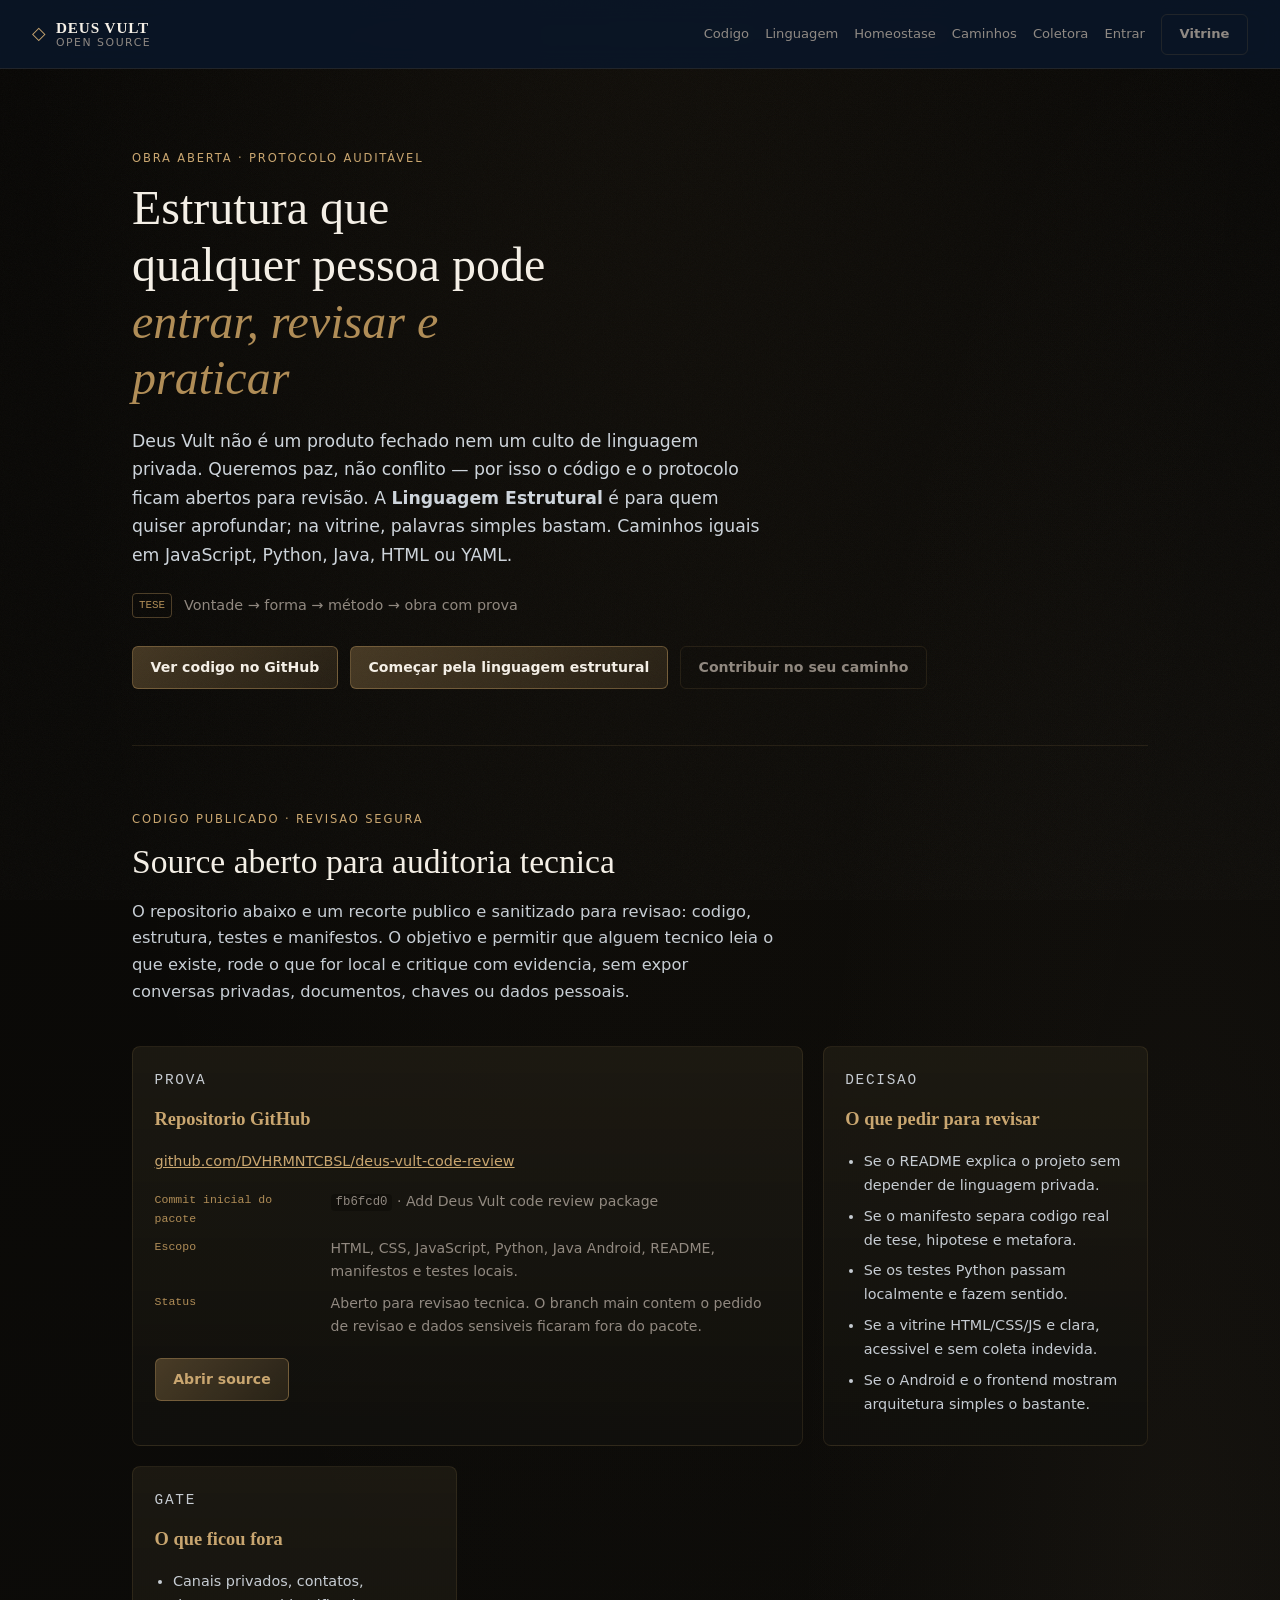
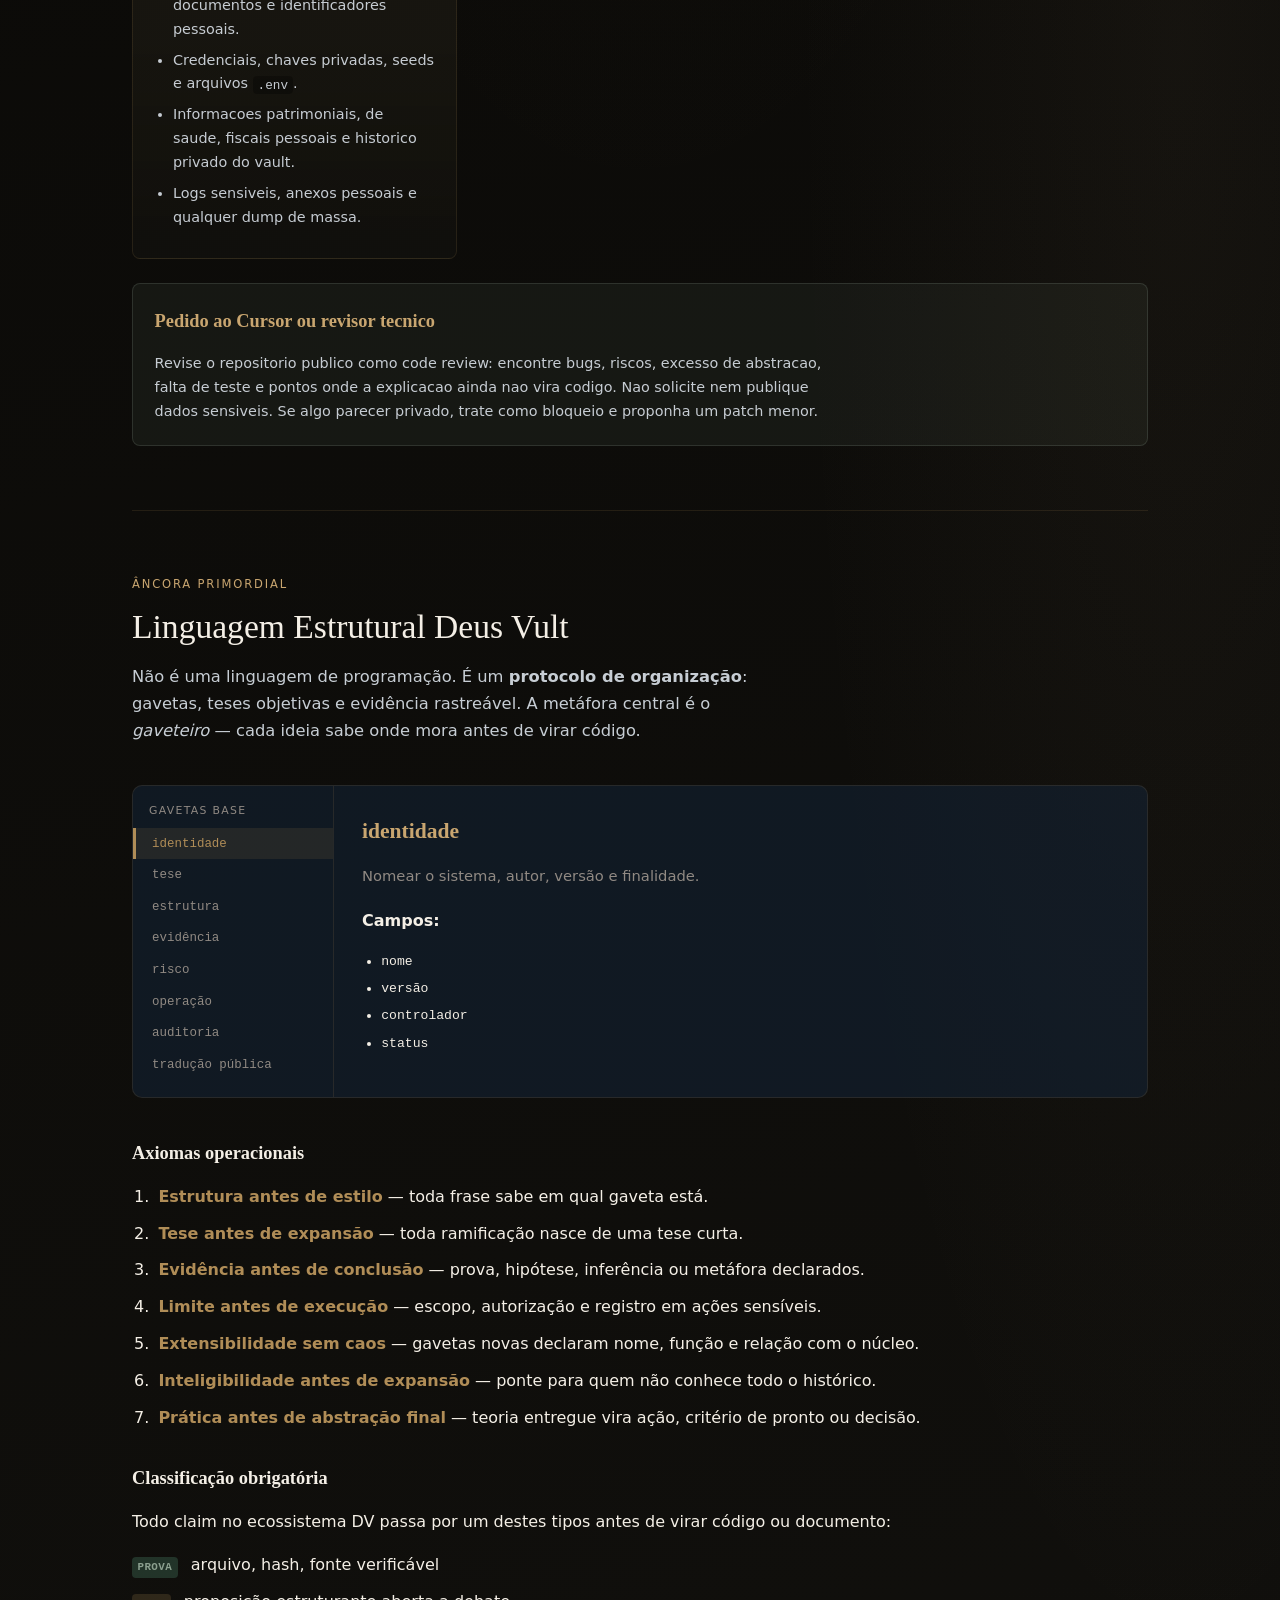
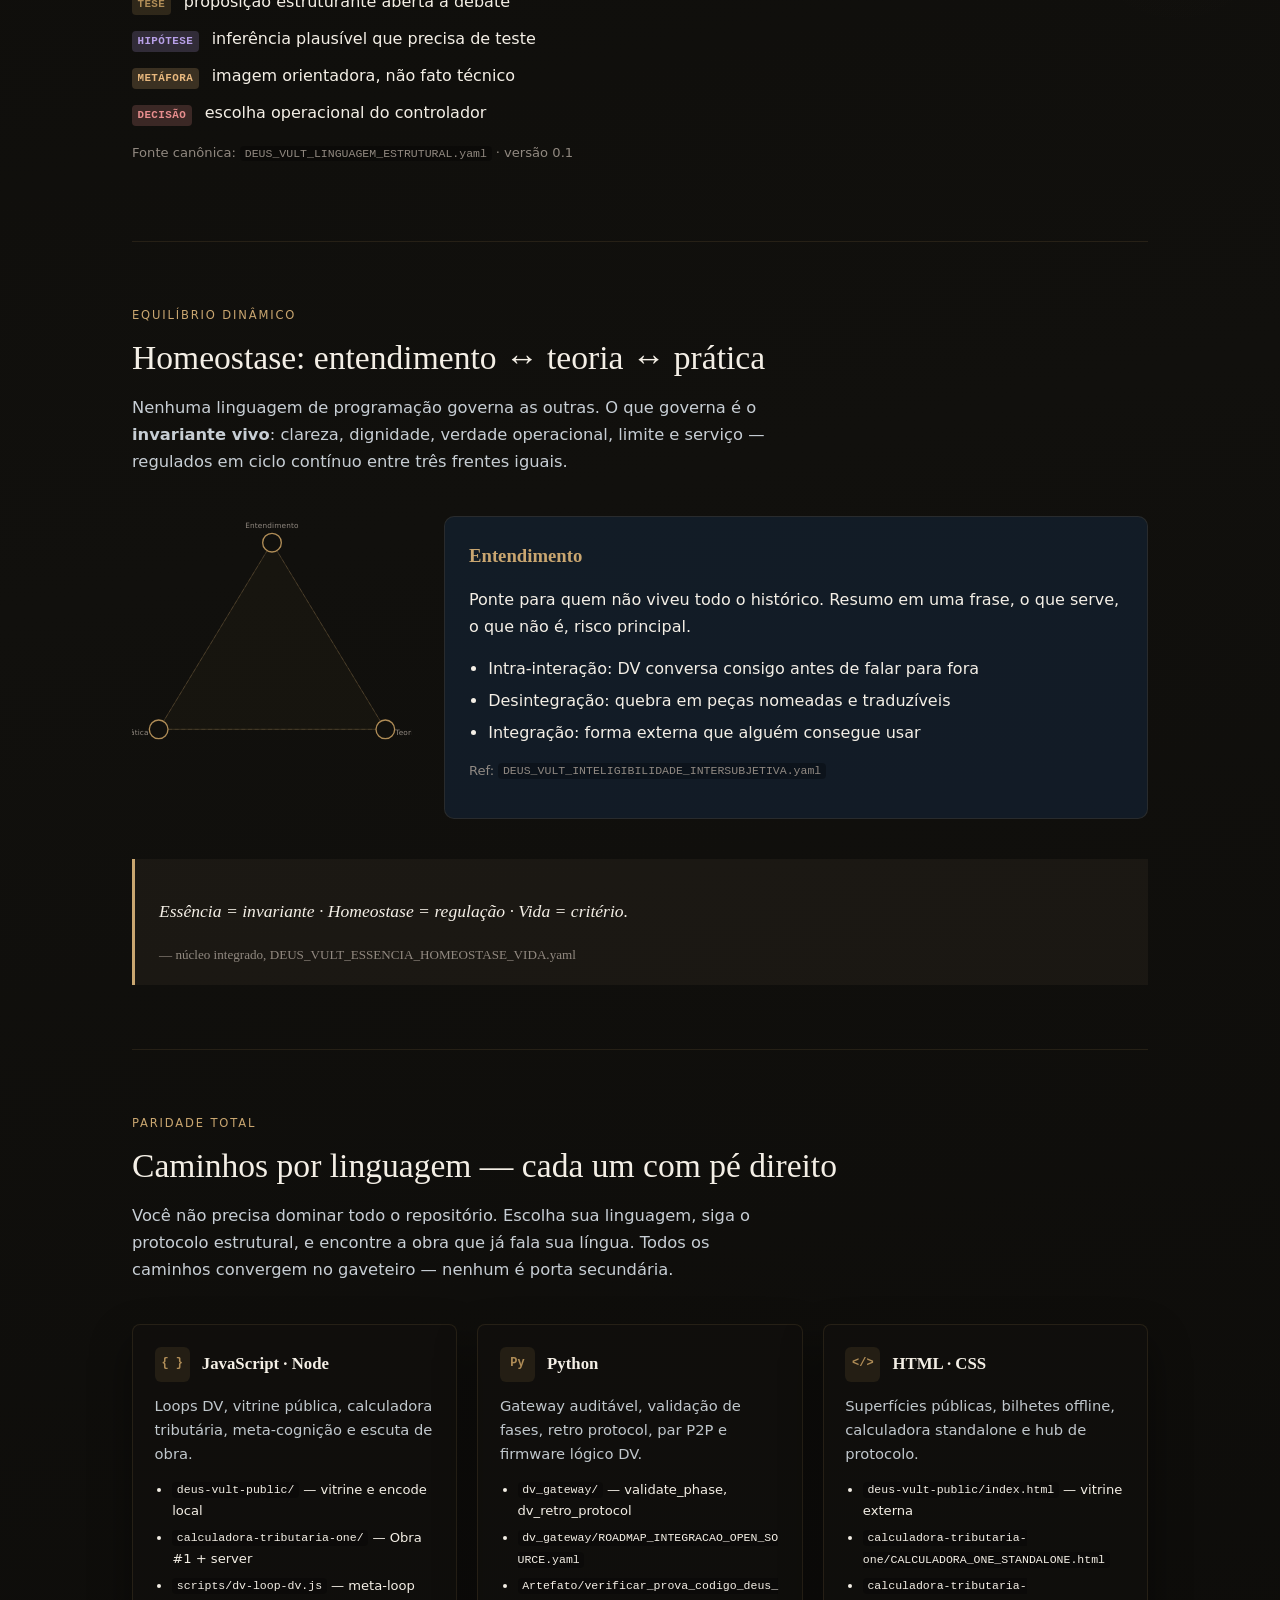
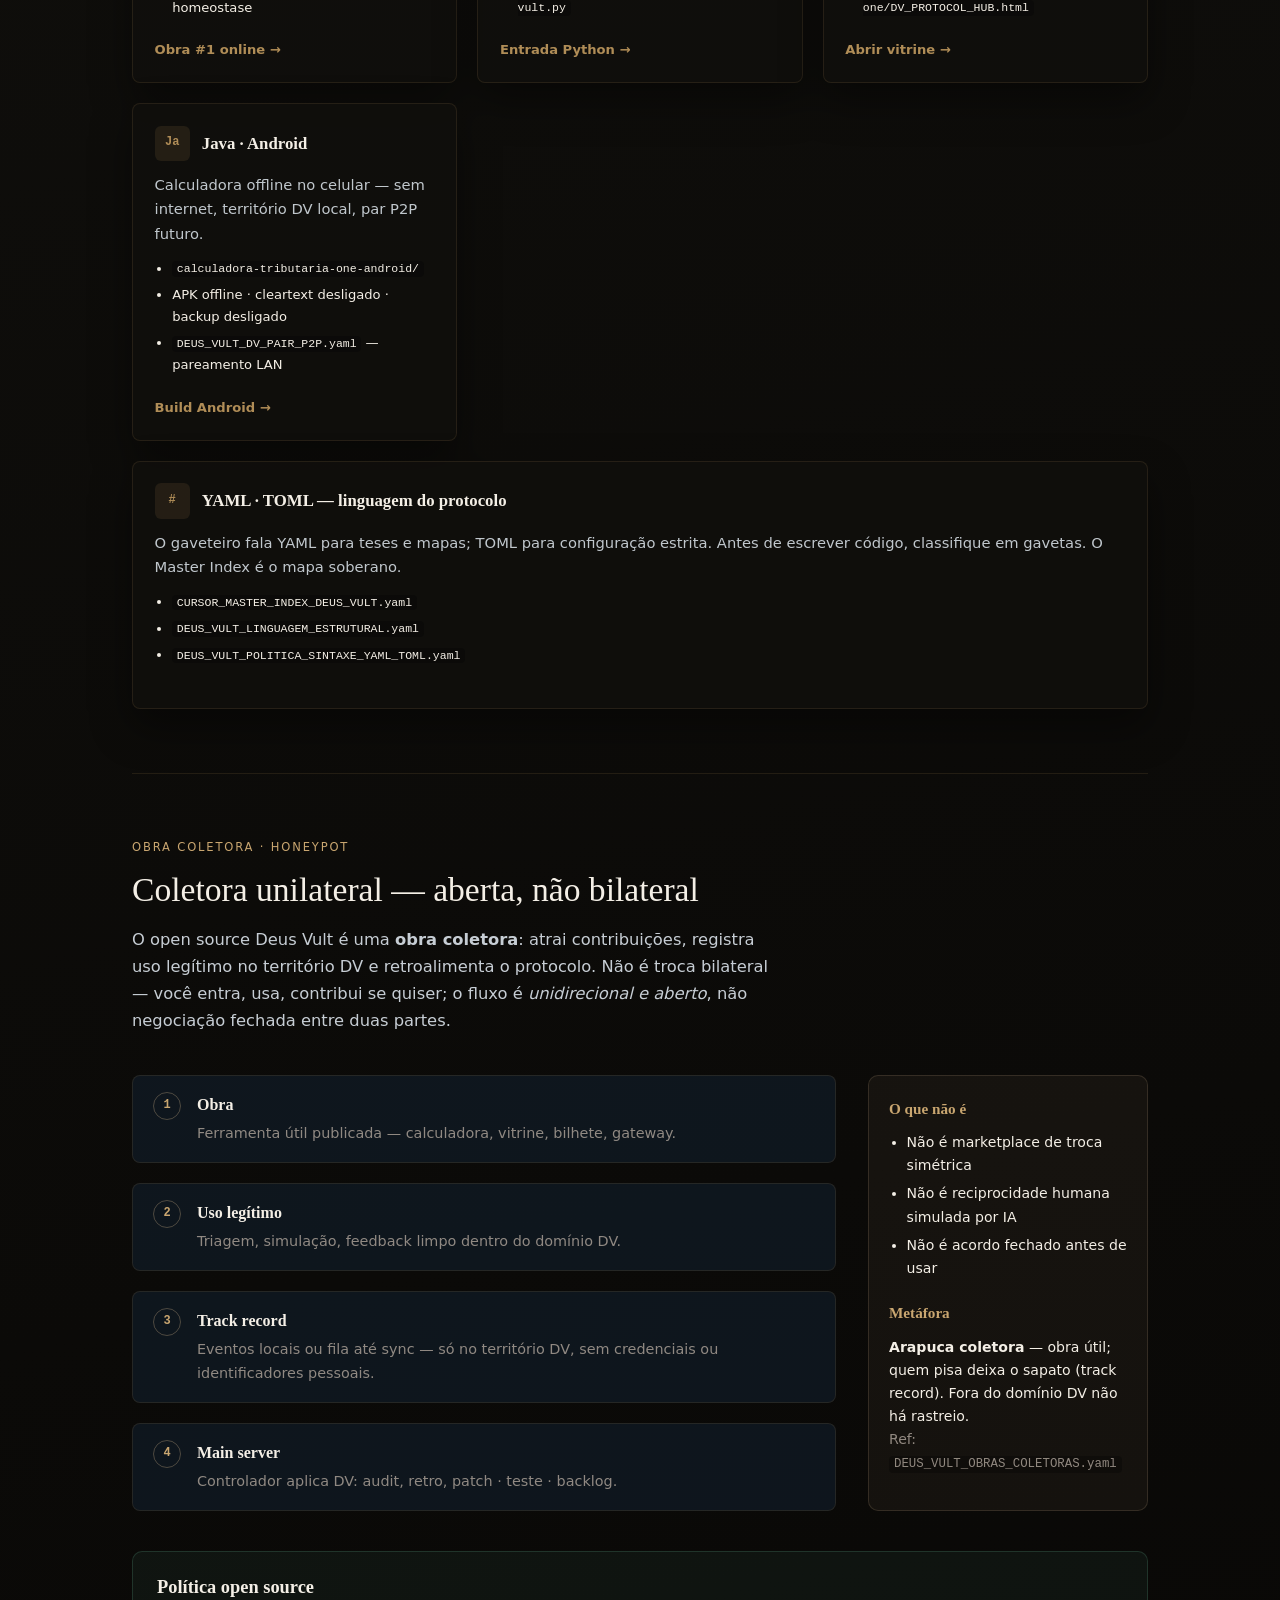
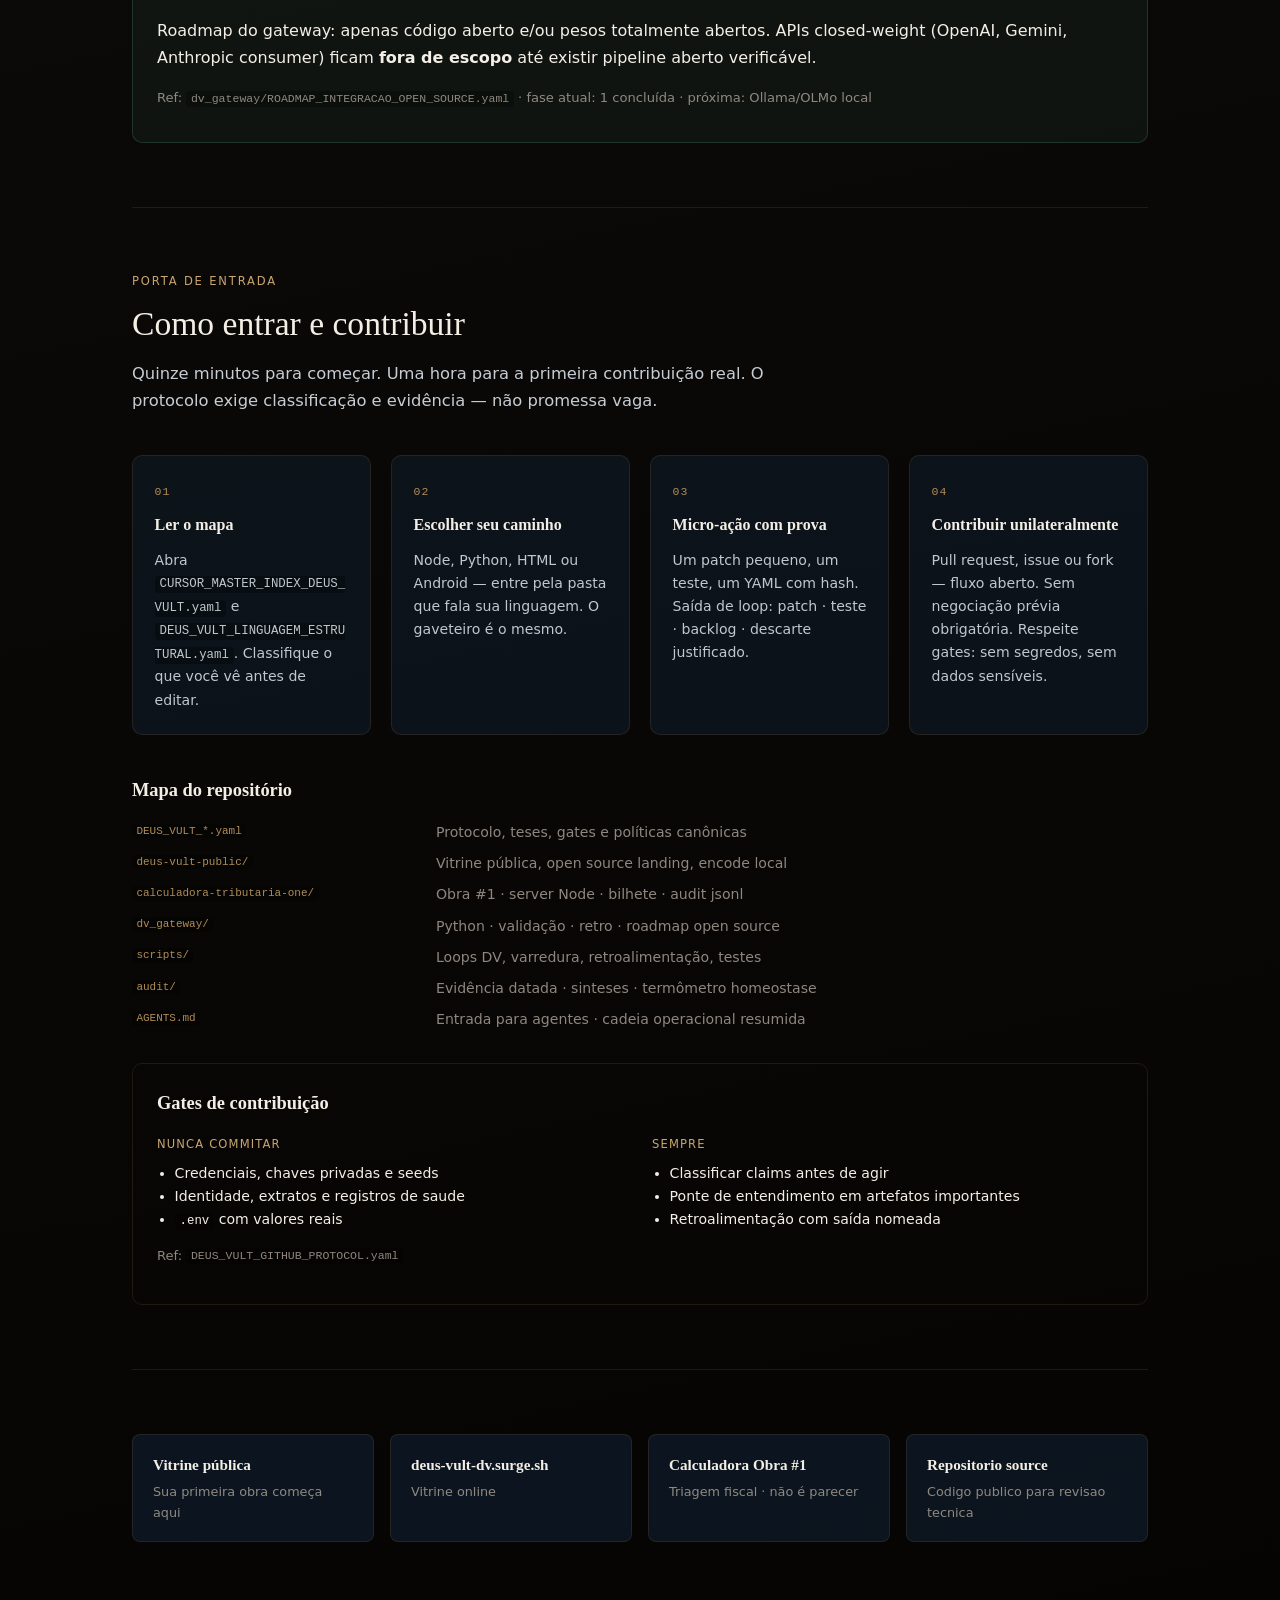
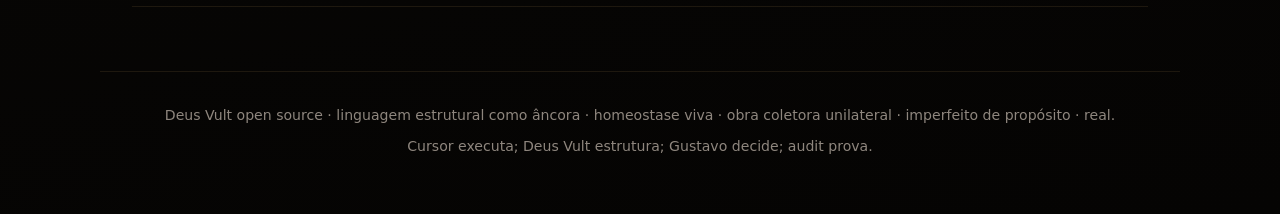
<file: frontend-vitrine/open-source/index.html>
<!doctype html>
<html lang="pt-BR">
<head>
  <meta charset="utf-8" />
  <meta name="viewport" content="width=device-width, initial-scale=1" />
  <title>DEUS VULT · Open Source — linguagem estrutural e caminhos livres</title>
  <meta name="description" content="O open source mais completo possível do Deus Vult: linguagem estrutural como âncora, homeostase entre entendimento, teoria e prática, caminhos iguais por linguagem, obra coletora unilateral." />
  <meta name="theme-color" content="#080705" />
  <link rel="stylesheet" href="open-source.css" />
</head>
<body>
  <a class="skip" href="#conteudo">Pular para o conteúdo</a>

  <header class="os-head" id="top">
    <a class="os-mark" href="#top" aria-label="DEUS VULT Open Source — início">
      <span class="os-mark-ring" aria-hidden="true">◇</span>
      <span class="os-mark-text">
        <strong>DEUS VULT</strong>
        <span>Open Source</span>
      </span>
    </a>
    <nav class="os-nav" aria-label="Seções">
      <a href="#codigo">Codigo</a>
      <a href="#linguagem">Linguagem</a>
      <a href="#homeostase">Homeostase</a>
      <a href="#caminhos">Caminhos</a>
      <a href="#coletora">Coletora</a>
      <a href="#entrar">Entrar</a>
      <a class="btn btn-ghost" href="../index.html">Vitrine</a>
    </nav>
  </header>

  <main id="conteudo">
    <section class="os-hero" aria-labelledby="hero-title">
      <p class="os-eyebrow">Obra aberta · protocolo auditável</p>
      <h1 id="hero-title">Estrutura que qualquer pessoa pode <em>entrar, revisar e praticar</em></h1>
      <p class="os-lead">
        Deus Vult não é um produto fechado nem um culto de linguagem privada.
        Queremos paz, não conflito — por isso o código e o protocolo ficam abertos
        para revisão. A <strong>Linguagem Estrutural</strong> é para quem quiser
        aprofundar; na vitrine, palavras simples bastam. Caminhos iguais em
        JavaScript, Python, Java, HTML ou YAML.
      </p>
      <div class="os-hero-meta">
        <span class="os-tag">TESE</span>
        <span>Vontade → forma → método → obra com prova</span>
      </div>
      <div class="os-hero-actions">
        <a class="btn btn-primary" href="https://github.com/DVHRMNTCBSL/deus-vult-code-review" target="_blank" rel="noopener">Ver codigo no GitHub</a>
        <a class="btn btn-primary" href="#linguagem">Começar pela linguagem estrutural</a>
        <a class="btn btn-ghost" href="#entrar">Contribuir no seu caminho</a>
      </div>
    </section>

    <section class="os-block os-source-proof" id="codigo" aria-labelledby="codigo-title">
      <div class="os-block-head">
        <p class="os-eyebrow">Codigo publicado · revisao segura</p>
        <h2 id="codigo-title">Source aberto para auditoria tecnica</h2>
        <p class="os-block-lead">
          O repositorio abaixo e um recorte publico e sanitizado para revisao:
          codigo, estrutura, testes e manifestos. O objetivo e permitir que alguem
          tecnico leia o que existe, rode o que for local e critique com evidencia,
          sem expor conversas privadas, documentos, chaves ou dados pessoais.
        </p>
      </div>

      <div class="os-source-grid">
        <article class="os-source-card os-source-card-main">
          <p class="os-source-label">PROVA</p>
          <h3>Repositorio GitHub</h3>
          <p>
            <a href="https://github.com/DVHRMNTCBSL/deus-vult-code-review" target="_blank" rel="noopener">
              github.com/DVHRMNTCBSL/deus-vult-code-review
            </a>
          </p>
          <dl class="os-source-facts">
            <dt>Commit inicial do pacote</dt>
            <dd><code>fb6fcd0</code> · <span>Add Deus Vult code review package</span></dd>
            <dt>Escopo</dt>
            <dd>HTML, CSS, JavaScript, Python, Java Android, README, manifestos e testes locais.</dd>
            <dt>Status</dt>
            <dd>Aberto para revisao tecnica. O branch main contem o pedido de revisao e dados sensiveis ficaram fora do pacote.</dd>
          </dl>
          <a class="btn btn-primary" href="https://github.com/DVHRMNTCBSL/deus-vult-code-review" target="_blank" rel="noopener">Abrir source</a>
        </article>

        <article class="os-source-card">
          <p class="os-source-label">DECISAO</p>
          <h3>O que pedir para revisar</h3>
          <ul>
            <li>Se o README explica o projeto sem depender de linguagem privada.</li>
            <li>Se o manifesto separa codigo real de tese, hipotese e metafora.</li>
            <li>Se os testes Python passam localmente e fazem sentido.</li>
            <li>Se a vitrine HTML/CSS/JS e clara, acessivel e sem coleta indevida.</li>
            <li>Se o Android e o frontend mostram arquitetura simples o bastante.</li>
          </ul>
        </article>

        <article class="os-source-card">
          <p class="os-source-label">GATE</p>
          <h3>O que ficou fora</h3>
          <ul>
            <li>Canais privados, contatos, documentos e identificadores pessoais.</li>
            <li>Credenciais, chaves privadas, seeds e arquivos <code>.env</code>.</li>
            <li>Informacoes patrimoniais, de saude, fiscais pessoais e historico privado do vault.</li>
            <li>Logs sensiveis, anexos pessoais e qualquer dump de massa.</li>
          </ul>
        </article>
      </div>

      <div class="os-cursor-review">
        <h3>Pedido ao Cursor ou revisor tecnico</h3>
        <p>
          Revise o repositorio publico como code review: encontre bugs, riscos,
          excesso de abstracao, falta de teste e pontos onde a explicacao ainda
          nao vira codigo. Nao solicite nem publique dados sensiveis. Se algo
          parecer privado, trate como bloqueio e proponha um patch menor.
        </p>
      </div>
    </section>

    <section class="os-block os-anchor" id="linguagem" aria-labelledby="ling-title">
      <div class="os-block-head">
        <p class="os-eyebrow">Âncora primordial</p>
        <h2 id="ling-title">Linguagem Estrutural Deus Vult</h2>
        <p class="os-block-lead">
          Não é uma linguagem de programação. É um <strong>protocolo de organização</strong>:
          gavetas, teses objetivas e evidência rastreável. A metáfora central é o
          <em>gaveteiro</em> — cada ideia sabe onde mora antes de virar código.
        </p>
      </div>

      <div class="os-gaveteiro">
        <aside class="os-gaveteiro-nav" aria-label="Gavetas base">
          <p class="os-gaveteiro-label">Gavetas base</p>
          <ul role="tablist" id="gavetaTabs">
            <li><button type="button" role="tab" aria-selected="true" data-gaveta="identidade">identidade</button></li>
            <li><button type="button" role="tab" aria-selected="false" data-gaveta="tese">tese</button></li>
            <li><button type="button" role="tab" aria-selected="false" data-gaveta="estrutura">estrutura</button></li>
            <li><button type="button" role="tab" aria-selected="false" data-gaveta="evidencia">evidência</button></li>
            <li><button type="button" role="tab" aria-selected="false" data-gaveta="risco">risco</button></li>
            <li><button type="button" role="tab" aria-selected="false" data-gaveta="operacao">operação</button></li>
            <li><button type="button" role="tab" aria-selected="false" data-gaveta="auditoria">auditoria</button></li>
            <li><button type="button" role="tab" aria-selected="false" data-gaveta="traducao">tradução pública</button></li>
          </ul>
        </aside>
        <div class="os-gaveteiro-panel" id="gavetaPanel" role="tabpanel" aria-live="polite">
          <!-- preenchido por open-source.js -->
        </div>
      </div>

      <div class="os-axiomas">
        <h3>Axiomas operacionais</h3>
        <ol class="os-axioma-list">
          <li><strong>Estrutura antes de estilo</strong> — toda frase sabe em qual gaveta está.</li>
          <li><strong>Tese antes de expansão</strong> — toda ramificação nasce de uma tese curta.</li>
          <li><strong>Evidência antes de conclusão</strong> — prova, hipótese, inferência ou metáfora declarados.</li>
          <li><strong>Limite antes de execução</strong> — escopo, autorização e registro em ações sensíveis.</li>
          <li><strong>Extensibilidade sem caos</strong> — gavetas novas declaram nome, função e relação com o núcleo.</li>
          <li><strong>Inteligibilidade antes de expansão</strong> — ponte para quem não conhece todo o histórico.</li>
          <li><strong>Prática antes de abstração final</strong> — teoria entregue vira ação, critério de pronto ou decisão.</li>
        </ol>
      </div>

      <div class="os-classificacao">
        <h3>Classificação obrigatória</h3>
        <p>Todo claim no ecossistema DV passa por um destes tipos antes de virar código ou documento:</p>
        <ul class="os-chip-row">
          <li><span class="chip chip-prova">PROVA</span> arquivo, hash, fonte verificável</li>
          <li><span class="chip chip-tese">TESE</span> proposição estruturante aberta a debate</li>
          <li><span class="chip chip-hip">HIPÓTESE</span> inferência plausível que precisa de teste</li>
          <li><span class="chip chip-meta">METÁFORA</span> imagem orientadora, não fato técnico</li>
          <li><span class="chip chip-dec">DECISÃO</span> escolha operacional do controlador</li>
        </ul>
        <p class="os-ref fine">
          Fonte canônica: <code>DEUS_VULT_LINGUAGEM_ESTRUTURAL.yaml</code> · versão 0.1
        </p>
      </div>
    </section>

    <section class="os-block os-homeostase" id="homeostase" aria-labelledby="homeo-title">
      <div class="os-block-head">
        <p class="os-eyebrow">Equilíbrio dinâmico</p>
        <h2 id="homeo-title">Homeostase: entendimento ↔ teoria ↔ prática</h2>
        <p class="os-block-lead">
          Nenhuma linguagem de programação governa as outras. O que governa é o
          <strong>invariante vivo</strong>: clareza, dignidade, verdade operacional,
          limite e serviço — regulados em ciclo contínuo entre três frentes iguais.
        </p>
      </div>

      <div class="os-triade" aria-hidden="false">
        <svg class="os-triade-svg" viewBox="0 0 420 380" role="img" aria-labelledby="triade-desc">
          <title id="triade-desc">Triângulo de homeostase DV</title>
          <polygon class="triade-ring" points="210,40 380,320 40,320" />
          <line class="triade-flow" x1="210" y1="40" x2="380" y2="320" />
          <line class="triade-flow" x1="380" y1="320" x2="40" y2="320" />
          <line class="triade-flow" x1="40" y1="320" x2="210" y2="40" />
          <circle class="triade-node" cx="210" cy="40" r="14" data-node="entendimento" />
          <circle class="triade-node" cx="380" cy="320" r="14" data-node="teoria" />
          <circle class="triade-node" cx="40" cy="320" r="14" data-node="pratica" />
          <text x="210" y="18" text-anchor="middle" class="triade-label">Entendimento</text>
          <text x="395" y="328" text-anchor="start" class="triade-label">Teoria</text>
          <text x="25" y="328" text-anchor="end" class="triade-label">Prática</text>
        </svg>
        <div class="os-triade-cards">
          <article class="os-triade-card is-active" data-face="entendimento">
            <h3>Entendimento</h3>
            <p>Ponte para quem não viveu todo o histórico. Resumo em uma frase, o que serve, o que não é, risco principal.</p>
            <ul>
              <li>Intra-interação: DV conversa consigo antes de falar para fora</li>
              <li>Desintegração: quebra em peças nomeadas e traduzíveis</li>
              <li>Integração: forma externa que alguém consegue usar</li>
            </ul>
            <p class="fine">Ref: <code>DEUS_VULT_INTELIGIBILIDADE_INTERSUBJETIVA.yaml</code></p>
          </article>
          <article class="os-triade-card" data-face="teoria" hidden>
            <h3>Teoria</h3>
            <p>Estrutura dimensional, YAML canônico, retroalimentação adversarial, gates de vida. Teoria sem prática é loop — teoria com prova vira patch, teste ou backlog.</p>
            <ul>
              <li>Snapshot finito com hash e escopo delimitado</li>
              <li>Steelman: reconstruir a crítica mais forte antes de responder</li>
              <li>Classificação PROVA · TESE · HIPÓTESE · METÁFORA · DECISÃO</li>
            </ul>
            <p class="fine">Ref: <code>AGENTS.md</code> · <code>DEUS_VULT_PROGRAMA_RETROALIMENTACAO.yaml</code></p>
          </article>
          <article class="os-triade-card" data-face="pratica" hidden>
            <h3>Prática</h3>
            <p>Micro-ação verificável em qualquer linguagem. Calculadora, gateway, vitrine, scripts de loop, APK offline — cada caminho executa o mesmo protocolo de forma diferente.</p>
            <ul>
              <li>Próxima ação menor que aumenta vida e clareza hoje</li>
              <li>Critério de pronto explícito antes de fechar tarefa</li>
              <li>Evidência registrada: teste, audit ou hash</li>
            </ul>
            <p class="fine">Ref: <code>DEUS_VULT_ESSENCIA_HOMEOSTASE_VIDA.yaml</code></p>
          </article>
        </div>
      </div>

      <blockquote class="os-quote">
        <p>Essência = invariante · Homeostase = regulação · Vida = critério.</p>
        <footer>— núcleo integrado, <cite>DEUS_VULT_ESSENCIA_HOMEOSTASE_VIDA.yaml</cite></footer>
      </blockquote>
    </section>

    <section class="os-block os-caminhos" id="caminhos" aria-labelledby="caminhos-title">
      <div class="os-block-head">
        <p class="os-eyebrow">Paridade total</p>
        <h2 id="caminhos-title">Caminhos por linguagem — cada um com pé direito</h2>
        <p class="os-block-lead">
          Você não precisa dominar todo o repositório. Escolha sua linguagem,
          siga o protocolo estrutural, e encontre a obra que já fala sua língua.
          Todos os caminhos convergem no gaveteiro — nenhum é porta secundária.
        </p>
      </div>

      <div class="os-path-grid">
        <article class="os-path-card">
          <header>
            <span class="os-path-icon" aria-hidden="true">{ }</span>
            <h3>JavaScript · Node</h3>
          </header>
          <p>Loops DV, vitrine pública, calculadora tributária, meta-cognição e escuta de obra.</p>
          <ul>
            <li><code>deus-vult-public/</code> — vitrine e encode local</li>
            <li><code>calculadora-tributaria-one/</code> — Obra #1 + server</li>
            <li><code>scripts/dv-loop-dv.js</code> — meta-loop homeostase</li>
          </ul>
          <a class="os-path-link" href="https://calculadora-one-dv.surge.sh/app.html" target="_blank" rel="noopener">Obra #1 online →</a>
        </article>

        <article class="os-path-card">
          <header>
            <span class="os-path-icon" aria-hidden="true">Py</span>
            <h3>Python</h3>
          </header>
          <p>Gateway auditável, validação de fases, retro protocol, par P2P e firmware lógico DV.</p>
          <ul>
            <li><code>dv_gateway/</code> — validate_phase, dv_retro_protocol</li>
            <li><code>dv_gateway/ROADMAP_INTEGRACAO_OPEN_SOURCE.yaml</code></li>
            <li><code>Artefato/verificar_prova_codigo_deus_vult.py</code></li>
          </ul>
          <a class="os-path-link" href="#entrar">Entrada Python →</a>
        </article>

        <article class="os-path-card">
          <header>
            <span class="os-path-icon" aria-hidden="true">&lt;/&gt;</span>
            <h3>HTML · CSS</h3>
          </header>
          <p>Superfícies públicas, bilhetes offline, calculadora standalone e hub de protocolo.</p>
          <ul>
            <li><code>deus-vult-public/index.html</code> — vitrine externa</li>
            <li><code>calculadora-tributaria-one/CALCULADORA_ONE_STANDALONE.html</code></li>
            <li><code>calculadora-tributaria-one/DV_PROTOCOL_HUB.html</code></li>
          </ul>
          <a class="os-path-link" href="../index.html">Abrir vitrine →</a>
        </article>

        <article class="os-path-card">
          <header>
            <span class="os-path-icon" aria-hidden="true">Ja</span>
            <h3>Java · Android</h3>
          </header>
          <p>Calculadora offline no celular — sem internet, território DV local, par P2P futuro.</p>
          <ul>
            <li><code>calculadora-tributaria-one-android/</code></li>
            <li>APK offline · cleartext desligado · backup desligado</li>
            <li><code>DEUS_VULT_DV_PAIR_P2P.yaml</code> — pareamento LAN</li>
          </ul>
          <a class="os-path-link" href="#entrar">Build Android →</a>
        </article>

        <article class="os-path-card os-path-wide">
          <header>
            <span class="os-path-icon" aria-hidden="true">#</span>
            <h3>YAML · TOML — linguagem do protocolo</h3>
          </header>
          <p>
            O gaveteiro fala YAML para teses e mapas; TOML para configuração estrita.
            Antes de escrever código, classifique em gavetas. O Master Index é o mapa soberano.
          </p>
          <ul>
            <li><code>CURSOR_MASTER_INDEX_DEUS_VULT.yaml</code></li>
            <li><code>DEUS_VULT_LINGUAGEM_ESTRUTURAL.yaml</code></li>
            <li><code>DEUS_VULT_POLITICA_SINTAXE_YAML_TOML.yaml</code></li>
          </ul>
        </article>
      </div>
    </section>

    <section class="os-block os-coletora" id="coletora" aria-labelledby="coletora-title">
      <div class="os-block-head">
        <p class="os-eyebrow">Obra coletora · honeypot</p>
        <h2 id="coletora-title">Coletora unilateral — aberta, não bilateral</h2>
        <p class="os-block-lead">
          O open source Deus Vult é uma <strong>obra coletora</strong>: atrai contribuições,
          registra uso legítimo no território DV e retroalimenta o protocolo.
          Não é troca bilateral — você entra, usa, contribui se quiser; o fluxo é
          <em>unidirecional e aberto</em>, não negociação fechada entre duas partes.
        </p>
      </div>

      <div class="os-coletora-flow">
        <ol class="os-flow-steps">
          <li>
            <span class="os-flow-num">1</span>
            <div>
              <strong>Obra</strong>
              <p>Ferramenta útil publicada — calculadora, vitrine, bilhete, gateway.</p>
            </div>
          </li>
          <li>
            <span class="os-flow-num">2</span>
            <div>
              <strong>Uso legítimo</strong>
              <p>Triagem, simulação, feedback limpo dentro do domínio DV.</p>
            </div>
          </li>
          <li>
            <span class="os-flow-num">3</span>
            <div>
              <strong>Track record</strong>
              <p>Eventos locais ou fila até sync — só no território DV, sem credenciais ou identificadores pessoais.</p>
            </div>
          </li>
          <li>
            <span class="os-flow-num">4</span>
            <div>
              <strong>Main server</strong>
              <p>Controlador aplica DV: audit, retro, patch · teste · backlog.</p>
            </div>
          </li>
        </ol>

        <aside class="os-coletora-aside">
          <h3>O que não é</h3>
          <ul>
            <li>Não é marketplace de troca simétrica</li>
            <li>Não é reciprocidade humana simulada por IA</li>
            <li>Não é acordo fechado antes de usar</li>
          </ul>
          <h3>Metáfora</h3>
          <p>
            <strong>Arapuca coletora</strong> — obra útil; quem pisa deixa o sapato
            (track record). Fora do domínio DV não há rastreio.
          </p>
          <p class="fine">Ref: <code>DEUS_VULT_OBRAS_COLETORAS.yaml</code></p>
        </aside>
      </div>

      <div class="os-open-policy">
        <h3>Política open source</h3>
        <p>
          Roadmap do gateway: apenas código aberto e/ou pesos totalmente abertos.
          APIs closed-weight (OpenAI, Gemini, Anthropic consumer) ficam
          <strong>fora de escopo</strong> até existir pipeline aberto verificável.
        </p>
        <p class="fine">Ref: <code>dv_gateway/ROADMAP_INTEGRACAO_OPEN_SOURCE.yaml</code> · fase atual: 1 concluída · próxima: Ollama/OLMo local</p>
      </div>
    </section>

    <section class="os-block os-entrar" id="entrar" aria-labelledby="entrar-title">
      <div class="os-block-head">
        <p class="os-eyebrow">Porta de entrada</p>
        <h2 id="entrar-title">Como entrar e contribuir</h2>
        <p class="os-block-lead">
          Quinze minutos para começar. Uma hora para a primeira contribuição real.
          O protocolo exige classificação e evidência — não promessa vaga.
        </p>
      </div>

      <div class="os-steps-grid">
        <article class="os-step">
          <span class="os-step-num">01</span>
          <h3>Ler o mapa</h3>
          <p>Abra <code>CURSOR_MASTER_INDEX_DEUS_VULT.yaml</code> e <code>DEUS_VULT_LINGUAGEM_ESTRUTURAL.yaml</code>. Classifique o que você vê antes de editar.</p>
        </article>
        <article class="os-step">
          <span class="os-step-num">02</span>
          <h3>Escolher seu caminho</h3>
          <p>Node, Python, HTML ou Android — entre pela pasta que fala sua linguagem. O gaveteiro é o mesmo.</p>
        </article>
        <article class="os-step">
          <span class="os-step-num">03</span>
          <h3>Micro-ação com prova</h3>
          <p>Um patch pequeno, um teste, um YAML com hash. Saída de loop: patch · teste · backlog · descarte justificado.</p>
        </article>
        <article class="os-step">
          <span class="os-step-num">04</span>
          <h3>Contribuir unilateralmente</h3>
          <p>Pull request, issue ou fork — fluxo aberto. Sem negociação prévia obrigatória. Respeite gates: sem segredos, sem dados sensíveis.</p>
        </article>
      </div>

      <div class="os-repo-map">
        <h3>Mapa do repositório</h3>
        <dl class="os-dl">
          <dt><code>DEUS_VULT_*.yaml</code></dt>
          <dd>Protocolo, teses, gates e políticas canônicas</dd>
          <dt><code>deus-vult-public/</code></dt>
          <dd>Vitrine pública, open source landing, encode local</dd>
          <dt><code>calculadora-tributaria-one/</code></dt>
          <dd>Obra #1 · server Node · bilhete · audit jsonl</dd>
          <dt><code>dv_gateway/</code></dt>
          <dd>Python · validação · retro · roadmap open source</dd>
          <dt><code>scripts/</code></dt>
          <dd>Loops DV, varredura, retroalimentação, testes</dd>
          <dt><code>audit/</code></dt>
          <dd>Evidência datada · sinteses · termômetro homeostase</dd>
          <dt><code>AGENTS.md</code></dt>
          <dd>Entrada para agentes · cadeia operacional resumida</dd>
        </dl>
      </div>

      <div class="os-gates">
        <h3>Gates de contribuição</h3>
        <div class="os-gates-cols">
          <div>
            <p class="os-gates-label">Nunca commitar</p>
            <ul>
              <li>Credenciais, chaves privadas e seeds</li>
              <li>Identidade, extratos e registros de saude</li>
              <li><code>.env</code> com valores reais</li>
            </ul>
          </div>
          <div>
            <p class="os-gates-label">Sempre</p>
            <ul>
              <li>Classificar claims antes de agir</li>
              <li>Ponte de entendimento em artefatos importantes</li>
              <li>Retroalimentação com saída nomeada</li>
            </ul>
          </div>
        </div>
        <p class="fine">Ref: <code>DEUS_VULT_GITHUB_PROTOCOL.yaml</code></p>
      </div>
    </section>

    <section class="os-block os-links" aria-labelledby="links-title">
      <h2 id="links-title" class="sr-only">Links externos</h2>
      <div class="os-links-row">
        <a class="os-link-card" href="../index.html">
          <strong>Vitrine pública</strong>
          <span>Sua primeira obra começa aqui</span>
        </a>
        <a class="os-link-card" href="https://deus-vult-dv.surge.sh/" target="_blank" rel="noopener">
          <strong>deus-vult-dv.surge.sh</strong>
          <span>Vitrine online</span>
        </a>
        <a class="os-link-card" href="https://calculadora-one-dv.surge.sh/app.html" target="_blank" rel="noopener">
          <strong>Calculadora Obra #1</strong>
          <span>Triagem fiscal · não é parecer</span>
        </a>
        <a class="os-link-card" href="https://github.com/DVHRMNTCBSL/deus-vult-code-review" target="_blank" rel="noopener">
          <strong>Repositorio source</strong>
          <span>Codigo publico para revisao tecnica</span>
        </a>
      </div>
    </section>
  </main>

  <footer class="os-foot">
    <p>
      Deus Vult open source · linguagem estrutural como âncora · homeostase viva ·
      obra coletora unilateral · imperfeito de propósito · real.
    </p>
    <p class="fine">
      Cursor executa; Deus Vult estrutura; Gustavo decide; audit prova.
    </p>
  </footer>

  <script src="open-source.js"></script>
</body>
</html>
</file>
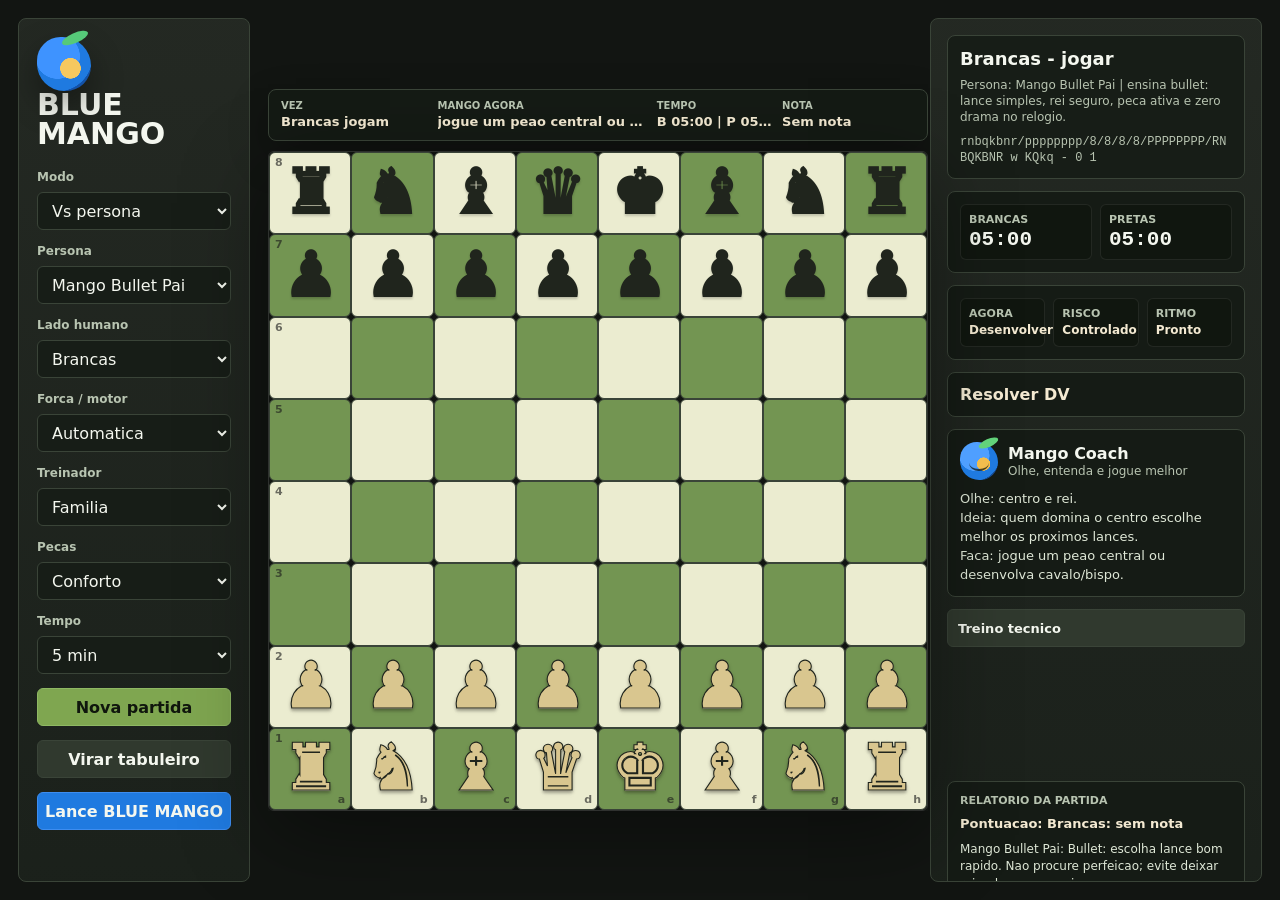
<file: blue-mango-dv/deus-vult-public/dist-blue-mango/index.html>
﻿<!doctype html>
<html lang="pt-BR">
<head>
  <meta charset="utf-8">
  <meta name="viewport" content="width=device-width, initial-scale=1, viewport-fit=cover">
  <title>BLUE MANGO</title>
  <style>
    :root {
      color-scheme: dark;
      --bg: #121512;
      --panel: #242923;
      --panel-2: #1b211b;
      --line: #3a4438;
      --text: #f4f7ef;
      --muted: #b8c4b1;
      --light: #ebecd0;
      --dark: #739552;
      --select: #f6c85f;
      --hint: rgba(20, 28, 20, 0.34);
      --blue: #1f7ae0;
      --danger: #ef6b5b;
    }

    * {
      box-sizing: border-box;
    }

    html,
    body {
      margin: 0;
      min-height: 100%;
      overflow-x: hidden;
      background: var(--bg);
      color: var(--text);
      font-family: Inter, ui-sans-serif, system-ui, -apple-system, BlinkMacSystemFont, "Segoe UI", sans-serif;
    }

    button,
    select,
    input {
      font: inherit;
    }

    .app {
      min-height: 100svh;
      width: 100%;
      max-width: 100vw;
      display: grid;
      grid-template-columns: 232px minmax(360px, 1fr) 332px;
      gap: 18px;
      padding: 18px;
    }

    .rail,
    .side {
      background: linear-gradient(180deg, rgba(36, 41, 35, 0.98), rgba(27, 33, 27, 0.98));
      border: 1px solid var(--line);
      border-radius: 8px;
      height: calc(100svh - 36px);
      min-height: 0;
      overflow: auto;
    }

    .rail {
      display: flex;
      flex-direction: column;
      padding: 18px;
      gap: 14px;
    }

    .brand {
      margin: 0 0 8px;
      font-size: 30px;
      line-height: 0.95;
      letter-spacing: 0;
      font-weight: 850;
    }

    .mango-mark {
      width: 54px;
      aspect-ratio: 1;
      border-radius: 45% 55% 48% 52%;
      background:
        radial-gradient(circle at 62% 58%, #f6c85f 0 22%, transparent 23%),
        radial-gradient(circle at 38% 36%, #3e93ff 0 46%, #1f7ae0 47% 72%, #1352a8 73%);
      box-shadow: 0 14px 32px rgba(0, 0, 0, 0.38);
      position: relative;
    }

    .mango-mark::before {
      content: "";
      position: absolute;
      width: 28px;
      height: 10px;
      left: 24px;
      top: -4px;
      border-radius: 50%;
      background: #56c979;
      transform: rotate(-24deg);
    }

    .rail-group {
      display: grid;
      gap: 8px;
    }

    .label {
      color: var(--muted);
      font-size: 12px;
      font-weight: 700;
    }

    select,
    input {
      width: 100%;
      min-height: 38px;
      border: 1px solid var(--line);
      border-radius: 6px;
      background: #171d17;
      color: var(--text);
      padding: 0 10px;
      outline: none;
    }

    button {
      width: 100%;
      min-height: 38px;
      border: 1px solid var(--line);
      border-radius: 6px;
      background: #30392e;
      color: var(--text);
      cursor: pointer;
      font-weight: 750;
    }

    button:hover {
      border-color: #5d6c58;
      background: #394334;
    }

    button.primary {
      background: #7fa650;
      color: #10160d;
      border-color: #8fb863;
    }

    button.blue {
      background: var(--blue);
      border-color: #3d8df0;
    }

    .board-shell {
      display: grid;
      align-content: center;
      justify-items: center;
      gap: 10px;
      min-height: calc(100svh - 36px);
    }

    .play-hud {
      width: min(calc(100svh - 126px), calc(100vw - 620px));
      min-width: 360px;
      max-width: 820px;
      display: grid;
      grid-template-columns: 0.95fr 1.35fr 0.75fr 0.85fr;
      gap: 8px;
      padding: 10px 12px;
      background: rgba(21, 27, 21, 0.92);
      border: 1px solid var(--line);
      border-radius: 8px;
      box-shadow: 0 16px 42px rgba(0, 0, 0, 0.24);
    }

    .hud-item {
      display: grid;
      gap: 3px;
      min-width: 0;
    }

    .hud-label {
      color: var(--muted);
      font-size: 10px;
      font-weight: 850;
      text-transform: uppercase;
    }

    .hud-value {
      color: #f4ead2;
      font-size: 13px;
      font-weight: 850;
      line-height: 1.25;
      overflow: hidden;
      text-overflow: ellipsis;
      white-space: nowrap;
    }

    .board-wrap {
      width: min(calc(100svh - 126px), calc(100vw - 620px));
      min-width: 360px;
      max-width: 820px;
      aspect-ratio: 1;
      position: relative;
      box-shadow: 0 24px 80px rgba(0, 0, 0, 0.38);
    }

    .board {
      width: 100%;
      height: 100%;
      display: grid;
      grid-template-columns: repeat(8, 1fr);
      grid-template-rows: repeat(8, 1fr);
      border-radius: 6px;
      overflow: hidden;
      border: 1px solid rgba(255, 255, 255, 0.12);
      user-select: none;
    }

    .sq {
      position: relative;
      display: grid;
      place-items: center;
      color: #1b1b1b;
      cursor: pointer;
    }

    .sq.light {
      background: var(--light);
    }

    .sq.dark {
      background: var(--dark);
    }

    .sq.selected {
      box-shadow: inset 0 0 0 5px rgba(246, 200, 95, 0.95);
    }

    .sq.last {
      box-shadow: inset 0 0 0 999px rgba(246, 200, 95, 0.26);
    }

    .sq.hint::after {
      content: "";
      width: 28%;
      aspect-ratio: 1;
      border-radius: 50%;
      background: var(--hint);
    }

    .sq.capture::after {
      content: "";
      position: absolute;
      inset: 10%;
      border: 5px solid rgba(20, 28, 20, 0.28);
      border-radius: 50%;
    }

    .piece {
      font-family: "Segoe UI Symbol", "Noto Sans Symbols", serif;
      font-size: 62px;
      line-height: 1;
      filter: drop-shadow(0 2px 1px rgba(0, 0, 0, 0.18));
      z-index: 1;
    }

    .piece.white {
      color: #d9c68f;
      -webkit-text-stroke: 1.1px #20251d;
      text-shadow:
        0 1px 0 rgba(255, 248, 220, 0.5),
        0 2px 4px rgba(20, 18, 12, 0.28);
    }

    .piece.black {
      color: #20251d;
    }

    body[data-piece-theme="contrast"] .piece.white {
      color: #fff2b3;
      -webkit-text-stroke: 1.45px #070907;
      text-shadow:
        0 1px 0 rgba(255, 255, 255, 0.58),
        0 3px 5px rgba(0, 0, 0, 0.46);
    }

    body[data-piece-theme="contrast"] .piece.black {
      color: #070907;
      text-shadow: 0 1px 0 rgba(255, 255, 255, 0.16);
    }

    body[data-piece-theme="classic"] .piece.white {
      color: #f5f1df;
      -webkit-text-stroke: 0.85px #20251d;
      text-shadow: 0 2px 3px rgba(0, 0, 0, 0.28);
    }

    body[data-piece-theme="classic"] .piece.black {
      color: #191d17;
    }

    .coord {
      position: absolute;
      font-size: 11px;
      font-weight: 800;
      opacity: 0.62;
      pointer-events: none;
      z-index: 2;
    }

    .rank {
      left: 5px;
      top: 3px;
    }

    .file {
      right: 5px;
      bottom: 3px;
    }

    .side {
      padding: 16px;
      display: grid;
      grid-template-rows: auto auto auto auto auto minmax(130px, 1fr) auto;
      gap: 12px;
    }

    .status {
      display: grid;
      gap: 8px;
      padding: 12px;
      background: #171d17;
      border: 1px solid var(--line);
      border-radius: 8px;
    }

    .turn {
      font-size: 18px;
      font-weight: 800;
    }

    .fen {
      font-family: Consolas, "Liberation Mono", monospace;
      font-size: 12px;
      line-height: 1.35;
      color: var(--muted);
      overflow-wrap: anywhere;
    }

    .model-line {
      min-height: 20px;
      color: var(--muted);
      font-size: 12px;
      line-height: 1.35;
    }

    .clock-panel,
    .focus-panel,
    .solver-panel,
    .report {
      display: grid;
      gap: 8px;
      padding: 12px;
      background: #151b15;
      border: 1px solid var(--line);
      border-radius: 8px;
    }

    .clock-grid {
      display: grid;
      grid-template-columns: 1fr 1fr;
      gap: 8px;
    }

    .focus-grid {
      display: grid;
      grid-template-columns: repeat(3, minmax(0, 1fr));
      gap: 8px;
    }

    .clock,
    .focus-card {
      display: grid;
      gap: 2px;
      padding: 8px;
      border: 1px solid rgba(255, 255, 255, 0.08);
      border-radius: 6px;
      background: #10160f;
    }

    .clock.active {
      border-color: #f6c85f;
      box-shadow: inset 0 0 0 1px rgba(246, 200, 95, 0.35);
    }

    .clock-label,
    .focus-label,
    .report-title {
      color: var(--muted);
      font-size: 11px;
      font-weight: 800;
      text-transform: uppercase;
    }

    .clock-time {
      font-family: Consolas, "Liberation Mono", monospace;
      font-size: 21px;
      font-weight: 850;
    }

    .focus-value {
      color: #f4ead2;
      font-size: 12px;
      font-weight: 750;
      line-height: 1.35;
    }

    .clock-time.low {
      color: var(--danger);
    }

    .score-line {
      color: #f4ead2;
      font-size: 13px;
      font-weight: 800;
      line-height: 1.35;
    }

    .report-text {
      color: #dfe8d7;
      font-size: 12px;
      line-height: 1.45;
      white-space: pre-line;
    }

    .coach {
      display: grid;
      gap: 10px;
      padding: 12px;
      background: #151b15;
      border: 1px solid var(--line);
      border-radius: 8px;
    }

    .coach-head {
      display: flex;
      align-items: center;
      gap: 10px;
    }

    .coach-mango {
      width: 38px;
      aspect-ratio: 1;
      border-radius: 45% 55% 48% 52%;
      background:
        radial-gradient(circle at 62% 58%, #f2bd4d 0 20%, transparent 21%),
        radial-gradient(circle at 38% 36%, #4f9fff 0 44%, #1f7ae0 45% 74%, #174f9a 75%);
      position: relative;
      flex: 0 0 auto;
    }

    .coach-mango::before {
      content: "";
      position: absolute;
      width: 21px;
      height: 8px;
      left: 18px;
      top: -3px;
      border-radius: 50%;
      background: #62d27a;
      transform: rotate(-24deg);
    }

    .coach-mango::after {
      content: "";
      position: absolute;
      inset: 13px 9px 9px;
      border-bottom: 2px solid rgba(16, 22, 13, 0.72);
      border-radius: 50%;
    }

    .coach-title {
      font-weight: 850;
    }

    .coach-subtitle {
      color: var(--muted);
      font-size: 12px;
      line-height: 1.35;
    }

    .coach-text {
      display: grid;
      gap: 6px;
      color: #dfe8d7;
      font-size: 13px;
      line-height: 1.45;
      white-space: pre-line;
    }

    .coach-text p {
      margin: 0;
    }

    .coach-text strong {
      color: #f4ead2;
    }

    .moves {
      background: #171d17;
      border: 1px solid var(--line);
      border-radius: 8px;
      overflow: auto;
      padding: 10px;
    }

    .move-row {
      display: grid;
      grid-template-columns: 34px 1fr 1fr;
      gap: 8px;
      min-height: 28px;
      align-items: center;
      color: var(--muted);
      font-family: Consolas, "Liberation Mono", monospace;
      font-size: 13px;
    }

    .move-row span:not(:first-child) {
      color: var(--text);
    }

    .bridge {
      display: grid;
      gap: 8px;
    }

    details.bridge summary {
      list-style: none;
      min-height: 38px;
      display: grid;
      align-items: center;
      padding: 0 10px;
      border: 1px solid var(--line);
      border-radius: 6px;
      background: #30392e;
      color: var(--text);
      cursor: pointer;
      font-size: 13px;
      font-weight: 800;
    }

    details.bridge summary::-webkit-details-marker {
      display: none;
    }

    details.bridge[open] summary {
      border-color: #5d6c58;
      background: #394334;
    }

    details.solver-panel summary {
      list-style: none;
      cursor: pointer;
      color: #f4ead2;
      font-weight: 850;
    }

    details.solver-panel summary::-webkit-details-marker {
      display: none;
    }

    .solver-text {
      display: grid;
      gap: 7px;
      color: #dfe8d7;
      font-size: 12px;
      line-height: 1.45;
    }

    .solver-text p {
      margin: 0;
    }

    .solver-text a {
      color: #8fc2ff;
      overflow-wrap: anywhere;
    }

    .solver-actions {
      display: grid;
      grid-template-columns: minmax(0, 1fr);
      gap: 8px;
    }

    .solver-result {
      min-height: 18px;
      color: #dfe8d7;
      font-size: 12px;
      line-height: 1.45;
      white-space: pre-line;
    }

    .bridge-actions {
      display: grid;
      grid-template-columns: 1fr 1fr;
      gap: 8px;
    }

    .note {
      min-height: 18px;
      color: var(--muted);
      font-size: 12px;
    }

    .note.bad {
      color: var(--danger);
    }

    .mobile-dock {
      display: none;
    }

    @media (max-width: 1080px) {
      .app {
        grid-template-columns: 1fr;
        padding: 12px;
      }

      .rail,
      .side {
        height: auto;
        max-height: none;
        min-height: 0;
        overflow: visible;
      }

      .rail {
        display: grid;
        grid-template-columns: auto 1fr 1fr;
        align-items: end;
      }

      .board-wrap {
        width: min(94vw, 760px);
        min-width: 0;
      }

      .play-hud {
        width: min(94vw, 760px);
        min-width: 0;
      }
    }

    @media (max-width: 720px) {
      html,
      body {
        width: 100%;
      }

      .app {
        width: 100%;
        max-width: none;
        grid-template-columns: minmax(0, 1fr);
        grid-template-areas:
          "board"
          "rail"
          "side";
        gap: 8px;
        margin: 0;
        padding: max(8px, env(safe-area-inset-top)) max(8px, env(safe-area-inset-right)) calc(82px + env(safe-area-inset-bottom)) max(8px, env(safe-area-inset-left));
        overflow-x: hidden;
      }

      .app > *,
      .rail > *,
      .side > * {
        min-width: 0;
      }

      .rail {
        grid-area: rail;
        width: 100%;
        max-width: 100%;
        grid-template-columns: minmax(0, 1fr) minmax(0, 1fr);
        gap: 8px;
        padding: 10px;
        overflow: hidden;
      }

      .brand-row {
        grid-column: 1 / -1;
        display: flex;
        align-items: center;
        gap: 10px;
      }

      .mode-group {
        grid-column: 1 / -1;
      }

      .mango-mark {
        width: 42px;
      }

      .brand {
        margin: 0;
        font-size: 25px;
        line-height: 0.92;
      }

      .rail-group {
        gap: 4px;
      }

      .label {
        display: none;
      }

      select,
      input,
      button {
        width: 100%;
        min-width: 0;
        min-height: 34px;
        padding: 0 8px;
        font-size: 13px;
        white-space: normal;
        overflow-wrap: anywhere;
      }

      .board-shell {
        grid-area: board;
        min-height: auto;
        width: 100%;
        min-width: 0;
        display: block;
        overflow: visible;
      }

      .board-wrap {
        width: 100%;
        min-width: 0;
        max-width: min(100%, 440px);
        margin: 0 auto;
        overflow: hidden;
      }

      .play-hud {
        width: 100%;
        min-width: 0;
        max-width: min(100%, 440px);
        grid-template-columns: minmax(0, 1fr) minmax(0, 1fr);
        padding: 9px 10px;
      }

      .hud-item.coach-hud {
        grid-column: 1 / -1;
      }

      .hud-value {
        font-size: 12px;
        line-height: 1.25;
      }

      .side {
        grid-area: side;
        width: 100%;
        max-width: 100%;
        min-width: 0;
        padding: 10px;
        gap: 8px;
      }

      .piece {
        font-size: 34px;
      }

      .moves {
        min-height: 112px;
        max-height: 160px;
      }

      .clock-panel,
      .focus-panel,
      .solver-panel,
      .report {
        padding: 10px;
      }

      .focus-grid {
        grid-template-columns: minmax(0, 1fr);
      }

      select,
      input,
      button,
      details.bridge summary {
        min-height: 42px;
      }

      #aiMove {
        grid-column: 1 / -1;
      }

      .mobile-dock {
        position: fixed;
        left: max(8px, env(safe-area-inset-left));
        right: max(8px, env(safe-area-inset-right));
        bottom: max(8px, env(safe-area-inset-bottom));
        z-index: 20;
        display: grid;
        grid-template-columns: repeat(4, minmax(0, 1fr));
        gap: 8px;
        padding: 8px;
        background: rgba(18, 21, 18, 0.94);
        border: 1px solid var(--line);
        border-radius: 8px;
        box-shadow: 0 16px 42px rgba(0, 0, 0, 0.42);
        backdrop-filter: blur(12px);
      }

      .mobile-dock button {
        min-height: 46px;
        padding: 0 4px;
        font-size: 12px;
      }
    }

    @media (max-width: 380px) {
      .rail,
      .bridge-actions {
        grid-template-columns: minmax(0, 1fr);
      }

      .board-wrap {
        max-width: calc(100vw - 16px);
      }

      .piece {
        font-size: 31px;
      }

      .play-hud {
        grid-template-columns: minmax(0, 1fr);
      }

      .mobile-dock {
        grid-template-columns: repeat(2, minmax(0, 1fr));
      }
    }
  </style>
</head>
<body>
  <div class="app">
    <aside class="rail">
      <div class="brand-row">
        <div class="mango-mark" aria-hidden="true"></div>
        <h1 class="brand">BLUE MANGO</h1>
      </div>
      <div class="rail-group mode-group">
        <label class="label" for="mode">Modo</label>
        <select id="mode">
          <option value="ai">Vs persona</option>
          <option value="human">Humano vs humano</option>
        </select>
      </div>
      <div class="rail-group">
        <label class="label" for="persona">Persona</label>
        <select id="persona">
          <option value="pai_bullet" selected>Mango Bullet Pai</option>
          <option value="calmo">Professor Calmo</option>
          <option value="tatico">Atacante Tatico</option>
          <option value="solido">Defensor Solido</option>
          <option value="carlsen">Carlsen Tecnico</option>
          <option value="kasparov">Kasparov Pressao</option>
          <option value="karpov">Karpov Controle</option>
          <option value="stockfish">Stockfish Mentor</option>
        </select>
      </div>
      <div class="rail-group">
        <label class="label" for="side">Lado humano</label>
        <select id="side">
          <option value="w">Brancas</option>
          <option value="b">Pretas</option>
        </select>
      </div>
      <div class="rail-group">
        <label class="label" for="depth">Forca / motor</label>
        <select id="depth">
          <option value="persona" selected>Automatica</option>
          <option value="1">Rapida</option>
          <option value="2">Firme</option>
          <option value="3">Pesada</option>
          <option value="4">Forte local</option>
          <option value="stockfish">Stockfish online</option>
        </select>
      </div>
      <div class="rail-group">
        <label class="label" for="coachMode">Treinador</label>
        <select id="coachMode">
          <option value="family" selected>Familia</option>
          <option value="fast">Rapido</option>
          <option value="tactic">Tatico</option>
        </select>
      </div>
      <div class="rail-group">
        <label class="label" for="pieceTheme">Pecas</label>
        <select id="pieceTheme">
          <option value="comfort" selected>Conforto</option>
          <option value="contrast">Alto contraste</option>
          <option value="classic">Classico</option>
        </select>
      </div>
      <div class="rail-group">
        <label class="label" for="timeControl">Tempo</label>
        <select id="timeControl">
          <option value="0">Sem relogio</option>
          <option value="30">30s treino</option>
          <option value="60">1 min</option>
          <option value="180">3 min</option>
          <option value="300" selected>5 min</option>
          <option value="600">10 min</option>
        </select>
      </div>
      <button class="primary" id="newGame">Nova partida</button>
      <button id="flip">Virar tabuleiro</button>
      <button class="blue" id="aiMove">Lance BLUE MANGO</button>
    </aside>

    <main class="board-shell">
      <section class="play-hud" aria-live="polite">
        <div class="hud-item">
          <div class="hud-label">Vez</div>
          <div class="hud-value" id="hudTurn">Brancas</div>
        </div>
        <div class="hud-item coach-hud">
          <div class="hud-label">Mango agora</div>
          <div class="hud-value" id="hudCoach">Centro, peca, rei.</div>
        </div>
        <div class="hud-item">
          <div class="hud-label">Tempo</div>
          <div class="hud-value" id="hudClock">05:00 | 05:00</div>
        </div>
        <div class="hud-item">
          <div class="hud-label">Nota</div>
          <div class="hud-value" id="hudScore">Sem nota</div>
        </div>
      </section>
      <section class="board-wrap" aria-label="BLUE MANGO">
        <div class="board" id="board"></div>
      </section>
    </main>

    <aside class="side">
      <section class="status" aria-live="polite">
        <div class="turn" id="turn"></div>
        <div class="model-line" id="modelLine"></div>
        <div class="fen" id="fen"></div>
      </section>
      <section class="clock-panel" aria-live="polite">
        <div class="clock-grid">
          <div class="clock" id="clockWhiteBox">
            <div class="clock-label">Brancas</div>
            <div class="clock-time" id="clockWhite">05:00</div>
          </div>
          <div class="clock" id="clockBlackBox">
            <div class="clock-label">Pretas</div>
            <div class="clock-time" id="clockBlack">05:00</div>
          </div>
        </div>
      </section>
      <section class="focus-panel" aria-live="polite">
        <div class="focus-grid">
          <div class="focus-card">
            <div class="focus-label">Agora</div>
            <div class="focus-value" id="focusNow">Centro</div>
          </div>
          <div class="focus-card">
            <div class="focus-label">Risco</div>
            <div class="focus-value" id="focusRisk">Rei</div>
          </div>
          <div class="focus-card">
            <div class="focus-label">Ritmo</div>
            <div class="focus-value" id="focusTempo">Calmo</div>
          </div>
        </div>
      </section>
      <details class="solver-panel">
        <summary>Resolver DV</summary>
        <div class="solver-text">
          <p><strong>PROOF:</strong> em jogo finito de informacao perfeita, existe valor otimo teorico.</p>
          <p><strong>IMPASSE:</strong> a posicao inicial do xadrez ainda nao tem certificado publico completo de vitoria/empate/derrota.</p>
          <p><strong>PARCIAL:</strong> finais com poucas pecas sao resolvidos por tablebases; BLUE MANGO usa busca local e Stockfish opcional como politica auditavel.</p>
          <p><strong>PROXIMO:</strong> ampliar prova por camada: tablebase, proof-number search, transposition table e certificado por FEN.</p>
          <div class="solver-actions">
            <button id="tablebaseDemoBtn" type="button">Carregar final exemplo</button>
            <button id="resolverBtn" type="button">Resolver posicao DV</button>
            <button id="tablebaseBtn" type="button">Provar final por tablebase</button>
            <div class="solver-result" id="tablebaseResult">Disponivel para posicoes com ate 7 pecas.</div>
          </div>
          <p><a href="https://www.chessprogramming.org/Alpha-Beta" target="_blank" rel="noreferrer">Alpha-beta</a> · <a href="https://www.chessprogramming.org/Quiescence_Search" target="_blank" rel="noreferrer">Quiescence</a> · <a href="https://github.com/lichess-org/lila-tablebase" target="_blank" rel="noreferrer">Tablebase</a></p>
        </div>
      </details>
      <section class="coach" aria-live="polite">
        <div class="coach-head">
          <div class="coach-mango" aria-hidden="true"></div>
          <div>
            <div class="coach-title">Mango Coach</div>
            <div class="coach-subtitle">Olhe, entenda e jogue melhor</div>
          </div>
        </div>
        <div class="coach-text" id="coachText"></div>
      </section>
      <details class="bridge">
        <summary>Treino tecnico</summary>
        <input id="uci" autocomplete="off" spellcheck="false" placeholder="e2e4">
        <div class="bridge-actions">
          <button id="applyUci">Testar lance</button>
          <button id="copyFen">Copiar FEN</button>
        </div>
      </details>
      <div class="note" id="note"></div>
      <section class="report" aria-live="polite">
        <div class="report-title">Relatorio da partida</div>
        <div class="score-line" id="scoreLine">Pontuacao: aguardando lances.</div>
        <div class="report-text" id="reportText">Jogue uma partida para o Mango apontar o que melhorou e o que ajustar.</div>
      </section>
      <section class="moves" id="moves"></section>
      <button id="undo">Voltar lance</button>
    </aside>
  </div>
  <nav class="mobile-dock" aria-label="Acoes rapidas">
    <button id="dockNew" type="button">Novo</button>
    <button id="dockHint" type="button">Dica</button>
    <button id="dockAi" type="button">Mango</button>
    <button id="dockUndo" type="button">Voltar</button>
  </nav>

  <script src="./blue-mango-model.js"></script>
  <script>
    (() => {
      "use strict";

      const START = "rnbqkbnr/pppppppp/8/8/8/8/PPPPPPPP/RNBQKBNR w KQkq - 0 1";
      const INF = 1000000000;
      const MATE = 1000000;
      const value = { p: 100, n: 320, b: 330, r: 500, q: 900, k: 0 };
      const pst = {
        p: [
           0,  0,  0,  0,  0,  0,  0,  0,
          55, 55, 55, 55, 55, 55, 55, 55,
          18, 18, 26, 34, 34, 26, 18, 18,
           8,  8, 16, 28, 28, 16,  8,  8,
           3,  3, 10, 22, 22, 10,  3,  3,
           4, -4,-10,  0,  0,-10, -4,  4,
           4,  8,  8,-18,-18,  8,  8,  4,
           0,  0,  0,  0,  0,  0,  0,  0
        ],
        n: [
         -55,-35,-25,-25,-25,-25,-35,-55,
         -35,-15,  5,  8,  8,  5,-15,-35,
         -25,  8, 18, 24, 24, 18,  8,-25,
         -20,  8, 24, 32, 32, 24,  8,-20,
         -20,  8, 24, 32, 32, 24,  8,-20,
         -25,  4, 18, 24, 24, 18,  4,-25,
         -35,-15,  0,  8,  8,  0,-15,-35,
         -55,-35,-25,-25,-25,-25,-35,-55
        ],
        b: [
         -25,-10,-10,-10,-10,-10,-10,-25,
         -10,  8,  4,  4,  4,  4,  8,-10,
         -10, 12, 12, 16, 16, 12, 12,-10,
         -10,  4, 18, 20, 20, 18,  4,-10,
         -10, 10, 16, 20, 20, 16, 10,-10,
         -10, 16, 12, 14, 14, 12, 16,-10,
         -10,  8,  8,  2,  2,  8,  8,-10,
         -25,-10,-10,-10,-10,-10,-10,-25
        ],
        r: [
           0,  0,  6, 12, 12,  6,  0,  0,
           6, 12, 12, 18, 18, 12, 12,  6,
          -4,  0,  4,  8,  8,  4,  0, -4,
          -4,  0,  4,  8,  8,  4,  0, -4,
          -4,  0,  4,  8,  8,  4,  0, -4,
          -4,  0,  4,  8,  8,  4,  0, -4,
          -4,  0,  4,  8,  8,  4,  0, -4,
           0,  0,  6, 12, 12,  6,  0,  0
        ],
        q: [
         -18,-10,-10, -4, -4,-10,-10,-18,
         -10,  2,  8,  4,  4,  8,  2,-10,
         -10,  8, 10, 12, 12, 10,  8,-10,
          -4,  4, 12, 14, 14, 12,  4, -4,
           0,  4, 12, 14, 14, 12,  4, -4,
         -10,  8, 10, 12, 12, 10,  8,-10,
         -10,  2,  8,  4,  4,  8,  2,-10,
         -18,-10,-10, -4, -4,-10,-10,-18
        ],
        k: [
          18, 28, 12,  0,  0, 12, 28, 18,
          10, 10,  0,  0,  0,  0, 10, 10,
         -10,-18,-22,-28,-28,-22,-18,-10,
         -28,-36,-42,-50,-50,-42,-36,-28,
         -36,-44,-50,-58,-58,-50,-44,-36,
         -44,-52,-58,-66,-66,-58,-52,-44,
         -52,-58,-64,-72,-72,-64,-58,-52,
         -60,-66,-72,-80,-80,-72,-66,-60
        ]
      };
      const glyph = { K: "♚", Q: "♛", R: "♜", B: "♝", N: "♞", P: "♟", k: "♚", q: "♛", r: "♜", b: "♝", n: "♞", p: "♟" };
      const STOCKFISH_URL = "https://cdnjs.cloudflare.com/ajax/libs/stockfish.js/10.0.2/stockfish.js";
      const PERSONAS = {
        pai_bullet: {
          name: "Mango Bullet Pai",
          depth: 2,
          tempo: "curto",
          styleKey: "bullet",
          style: "ensina bullet: lance simples, rei seguro, peca ativa e zero drama no relogio.",
          coach: "Bullet: escolha lance bom rapido. Nao procure perfeicao; evite deixar rei e dama em perigo."
        },
        calmo: {
          name: "Professor Calmo",
          depth: 2,
          tempo: "medio",
          styleKey: "calmo",
          style: "prioriza desenvolvimento, roque e explicacao limpa.",
          coach: "Calma: veja xeques, capturas e ameacas antes de mover."
        },
        tatico: {
          name: "Atacante Tatico",
          depth: 3,
          tempo: "medio",
          styleKey: "tatico",
          style: "procura capturas, xeques e pressao direta.",
          coach: "Tatica: todo lance precisa responder: meu rei esta seguro e eu crio ameaca?"
        },
        solido: {
          name: "Defensor Solido",
          depth: 3,
          tempo: "medio",
          styleKey: "solido",
          style: "troca quando convem, protege rei e evita risco bobo.",
          coach: "Solidez: se esta melhor, simplifique; se esta pior, crie atividade."
        },
        carlsen: {
          name: "Carlsen Tecnico",
          depth: 3,
          tempo: "medio",
          styleKey: "tecnico",
          style: "pressiona sem pressa: melhora peca, ganha final e reduz risco.",
          coach: "Tecnico: troque pressa por qualidade. Pior peca melhora antes do golpe."
        },
        kasparov: {
          name: "Kasparov Pressao",
          depth: 3,
          tempo: "medio",
          styleKey: "pressao",
          style: "iniciativa, desenvolvimento rapido e ataque contra rei inseguro.",
          coach: "Pressao: desenvolva com ameaca. Se o rei rival atrasar, abra linha."
        },
        karpov: {
          name: "Karpov Controle",
          depth: 3,
          tempo: "medio",
          styleKey: "controle",
          style: "profilaxia: tira contrajogo antes de empurrar vantagem.",
          coach: "Controle: pergunte qual plano do rival voce deve impedir agora."
        },
        stockfish: {
          name: "Stockfish Mentor",
          depth: 4,
          tempo: "forte",
          styleKey: "forte",
          style: "usa Stockfish online quando disponivel e cai para motor local se a rede falhar.",
          coach: "Mentor: jogue contra uma referencia forte e leia o relatorio depois."
        }
      };
      const BOOK = {
        "start:w": {
          pai_bullet: ["e2e4", "d2d4", "g1f3"],
          calmo: ["d2d4", "g1f3", "e2e4"],
          tatico: ["e2e4", "g1f3", "d2d4"],
          solido: ["g1f3", "d2d4", "c2c4"],
          carlsen: ["g1f3", "d2d4", "c2c4"],
          kasparov: ["e2e4", "d2d4", "g1f3"],
          karpov: ["d2d4", "g1f3", "c2c4"]
        },
        "after:e2e4:b": {
          pai_bullet: ["e7e5", "c7c5", "e7e6"],
          calmo: ["e7e5", "e7e6", "c7c6"],
          tatico: ["c7c5", "g8f6", "e7e5"],
          solido: ["e7e6", "c7c6", "d7d6"],
          carlsen: ["e7e5", "c7c5", "g8f6"],
          kasparov: ["c7c5", "e7e5", "g8f6"],
          karpov: ["e7e6", "c7c6", "e7e5"]
        },
        "after:d2d4:b": {
          pai_bullet: ["d7d5", "g8f6", "e7e6"],
          calmo: ["d7d5", "g8f6", "e7e6"],
          tatico: ["g8f6", "d7d5", "c7c5"],
          solido: ["d7d5", "e7e6", "g8f6"],
          carlsen: ["g8f6", "d7d5", "e7e6"],
          kasparov: ["g8f6", "d7d5", "c7c5"],
          karpov: ["d7d5", "e7e6", "g8f6"]
        },
        "after:g1f3:b": {
          pai_bullet: ["d7d5", "g8f6", "e7e6"],
          calmo: ["d7d5", "g8f6", "e7e6"],
          tatico: ["g8f6", "c7c5", "d7d5"],
          solido: ["d7d5", "e7e6", "g8f6"],
          carlsen: ["g8f6", "d7d5", "e7e6"],
          kasparov: ["g8f6", "c7c5", "d7d5"],
          karpov: ["d7d5", "g8f6", "e7e6"]
        }
      };
      const boardEl = document.getElementById("board");
      const turnEl = document.getElementById("turn");
      const fenEl = document.getElementById("fen");
      const movesEl = document.getElementById("moves");
      const noteEl = document.getElementById("note");
      const modelLineEl = document.getElementById("modelLine");
      const coachTextEl = document.getElementById("coachText");
      const modeEl = document.getElementById("mode");
      const personaEl = document.getElementById("persona");
      const sideEl = document.getElementById("side");
      const depthEl = document.getElementById("depth");
      const coachModeEl = document.getElementById("coachMode");
      const pieceThemeEl = document.getElementById("pieceTheme");
      const timeControlEl = document.getElementById("timeControl");
      const uciEl = document.getElementById("uci");
      const clockWhiteEl = document.getElementById("clockWhite");
      const clockBlackEl = document.getElementById("clockBlack");
      const clockWhiteBoxEl = document.getElementById("clockWhiteBox");
      const clockBlackBoxEl = document.getElementById("clockBlackBox");
      const hudTurnEl = document.getElementById("hudTurn");
      const hudCoachEl = document.getElementById("hudCoach");
      const hudClockEl = document.getElementById("hudClock");
      const hudScoreEl = document.getElementById("hudScore");
      const scoreLineEl = document.getElementById("scoreLine");
      const reportTextEl = document.getElementById("reportText");
      const focusNowEl = document.getElementById("focusNow");
      const focusRiskEl = document.getElementById("focusRisk");
      const focusTempoEl = document.getElementById("focusTempo");
      const tablebaseDemoBtnEl = document.getElementById("tablebaseDemoBtn");
      const resolverBtnEl = document.getElementById("resolverBtn");
      const tablebaseBtnEl = document.getElementById("tablebaseBtn");
      const tablebaseResultEl = document.getElementById("tablebaseResult");

      let state = parseFen(START);
      let selected = -1;
      let flipped = false;
      let last = null;
      const history = [];
      const moveText = [];
      const analysisLog = [];
      const model = window.BLUE_MANGO_MODEL || {};
      let stockfishWorker = null;
      let stockfishReadyPromise = null;
      let stockfishBusy = false;
      const stockfishListeners = [];
      let finalResult = null;
      document.body.dataset.pieceTheme = pieceThemeEl.value;
      const clock = {
        initial: Number(timeControlEl.value) * 1000,
        w: Number(timeControlEl.value) * 1000,
        b: Number(timeControlEl.value) * 1000,
        active: "w",
        activeSince: Date.now(),
        running: false,
        started: false,
        timer: null
      };

      function other(c) { return c === "w" ? "b" : "w"; }
      function colorOf(p) { return !p || p === "." ? null : p === p.toUpperCase() ? "w" : "b"; }
      function row(i) { return Math.floor(i / 8); }
      function file(i) { return i & 7; }
      function ix(r, f) { return r * 8 + f; }
      function inside(r, f) { return r >= 0 && r < 8 && f >= 0 && f < 8; }
      function sqToIx(s) { return (8 - Number(s[1])) * 8 + (s.charCodeAt(0) - 97); }
      function ixToSq(i) { return String.fromCharCode(97 + file(i)) + (8 - row(i)); }

      function parseFen(fen) {
        const parts = fen.trim().split(/\s+/);
        const b = Array(64).fill(".");
        let n = 0;
        for (const ch of parts[0]) {
          if (ch === "/") continue;
          if (/\d/.test(ch)) n += Number(ch);
          else b[n++] = ch;
        }
        return { board: b, turn: parts[1], castling: parts[2] === "-" ? "" : parts[2], ep: parts[3] === "-" ? -1 : sqToIx(parts[3]), halfmove: Number(parts[4] || 0), fullmove: Number(parts[5] || 1) };
      }

      function fen() {
        const rows = [];
        for (let r = 0; r < 8; r++) {
          let out = "";
          let empty = 0;
          for (let f = 0; f < 8; f++) {
            const p = state.board[ix(r, f)];
            if (p === ".") empty++;
            else {
              if (empty) out += empty;
              empty = 0;
              out += p;
            }
          }
          if (empty) out += empty;
          rows.push(out);
        }
        return [rows.join("/"), state.turn, state.castling || "-", state.ep >= 0 ? ixToSq(state.ep) : "-", state.halfmove, state.fullmove].join(" ");
      }

      function moveUci(m) { return ixToSq(m.from) + ixToSq(m.to) + (m.promotion ? m.promotion.toLowerCase() : ""); }

      function pieceCount(s = state) {
        return s.board.filter(p => p !== ".").length;
      }

      function attacked(s, square, by) {
        const b = s.board;
        const tr = row(square);
        const tf = file(square);
        const pawn = by === "w" ? "P" : "p";
        const pawnSources = by === "w" ? [[tr + 1, tf - 1], [tr + 1, tf + 1]] : [[tr - 1, tf - 1], [tr - 1, tf + 1]];
        for (const [r, f] of pawnSources) if (inside(r, f) && b[ix(r, f)] === pawn) return true;
        const knight = by === "w" ? "N" : "n";
        for (const [dr, df] of [[-2,-1],[-2,1],[-1,-2],[-1,2],[1,-2],[1,2],[2,-1],[2,1]]) if (inside(tr + dr, tf + df) && b[ix(tr + dr, tf + df)] === knight) return true;
        const bishop = by === "w" ? "B" : "b";
        const rook = by === "w" ? "R" : "r";
        const queen = by === "w" ? "Q" : "q";
        const king = by === "w" ? "K" : "k";
        for (const [dr, df] of [[-1,-1],[-1,1],[1,-1],[1,1]]) {
          let r = tr + dr, f = tf + df, d = 1;
          while (inside(r, f)) {
            const p = b[ix(r, f)];
            if (p !== ".") { if (p === bishop || p === queen || (d === 1 && p === king)) return true; break; }
            r += dr; f += df; d++;
          }
        }
        for (const [dr, df] of [[-1,0],[1,0],[0,-1],[0,1]]) {
          let r = tr + dr, f = tf + df, d = 1;
          while (inside(r, f)) {
            const p = b[ix(r, f)];
            if (p !== ".") { if (p === rook || p === queen || (d === 1 && p === king)) return true; break; }
            r += dr; f += df; d++;
          }
        }
        return false;
      }

      function inCheck(s, color) {
        const king = s.board.indexOf(color === "w" ? "K" : "k");
        return king < 0 || attacked(s, king, other(color));
      }

      function push(list, s, from, to, extra = {}) {
        const piece = s.board[from];
        const target = s.board[to];
        if (target !== "." && colorOf(target) === colorOf(piece)) return;
        list.push({ from, to, piece, capture: target !== "." ? target : null, ...extra });
      }

      function pseudo(s) {
        const list = [];
        const us = s.turn;
        const b = s.board;
        for (let from = 0; from < 64; from++) {
          const p = b[from];
          if (p === "." || colorOf(p) !== us) continue;
          const r = row(from), f = file(from), low = p.toLowerCase();
          if (low === "p") {
            const dir = us === "w" ? -1 : 1, start = us === "w" ? 6 : 1, promoRow = us === "w" ? 0 : 7;
            const one = r + dir;
            if (inside(one, f) && b[ix(one, f)] === ".") {
              const to = ix(one, f);
              if (one === promoRow) ["q","r","b","n"].forEach(pr => push(list, s, from, to, { promotion: us === "w" ? pr.toUpperCase() : pr }));
              else {
                push(list, s, from, to);
                const two = r + dir * 2;
                if (r === start && b[ix(two, f)] === ".") push(list, s, from, ix(two, f), { doublePawn: true });
              }
            }
            for (const df of [-1, 1]) {
              const cr = r + dir, cf = f + df;
              if (!inside(cr, cf)) continue;
              const to = ix(cr, cf), target = b[to];
              if (target !== "." && colorOf(target) === other(us)) {
                if (cr === promoRow) ["q","r","b","n"].forEach(pr => push(list, s, from, to, { promotion: us === "w" ? pr.toUpperCase() : pr }));
                else push(list, s, from, to);
              }
              if (to === s.ep) push(list, s, from, to, { enPassant: true, capture: us === "w" ? "p" : "P" });
            }
          } else if (low === "n") {
            for (const [dr, df] of [[-2,-1],[-2,1],[-1,-2],[-1,2],[1,-2],[1,2],[2,-1],[2,1]]) if (inside(r + dr, f + df)) push(list, s, from, ix(r + dr, f + df));
          } else if (low === "b" || low === "r" || low === "q") {
            const dirs = [];
            if (low !== "r") dirs.push([-1,-1],[-1,1],[1,-1],[1,1]);
            if (low !== "b") dirs.push([-1,0],[1,0],[0,-1],[0,1]);
            for (const [dr, df] of dirs) {
              let tr = r + dr, tf = f + df;
              while (inside(tr, tf)) {
                const to = ix(tr, tf);
                if (b[to] === ".") push(list, s, from, to);
                else { if (colorOf(b[to]) === other(us)) push(list, s, from, to); break; }
                tr += dr; tf += df;
              }
            }
          } else if (low === "k") {
            for (const [dr, df] of [[-1,-1],[-1,0],[-1,1],[0,-1],[0,1],[1,-1],[1,0],[1,1]]) if (inside(r + dr, f + df)) push(list, s, from, ix(r + dr, f + df));
            if (us === "w" && from === sqToIx("e1") && !inCheck(s, "w")) {
              if (s.castling.includes("K") && b[sqToIx("f1")] === "." && b[sqToIx("g1")] === "." && !attacked(s, sqToIx("f1"), "b") && !attacked(s, sqToIx("g1"), "b")) push(list, s, from, sqToIx("g1"), { castle: "K" });
              if (s.castling.includes("Q") && b[sqToIx("d1")] === "." && b[sqToIx("c1")] === "." && b[sqToIx("b1")] === "." && !attacked(s, sqToIx("d1"), "b") && !attacked(s, sqToIx("c1"), "b")) push(list, s, from, sqToIx("c1"), { castle: "Q" });
            }
            if (us === "b" && from === sqToIx("e8") && !inCheck(s, "b")) {
              if (s.castling.includes("k") && b[sqToIx("f8")] === "." && b[sqToIx("g8")] === "." && !attacked(s, sqToIx("f8"), "w") && !attacked(s, sqToIx("g8"), "w")) push(list, s, from, sqToIx("g8"), { castle: "k" });
              if (s.castling.includes("q") && b[sqToIx("d8")] === "." && b[sqToIx("c8")] === "." && b[sqToIx("b8")] === "." && !attacked(s, sqToIx("d8"), "w") && !attacked(s, sqToIx("c8"), "w")) push(list, s, from, sqToIx("c8"), { castle: "q" });
            }
          }
        }
        return list;
      }

      function stripRights(c, chars) {
        let out = c;
        for (const ch of chars) out = out.replace(ch, "");
        return out;
      }

      function make(s, m) {
        const b = s.board.slice(), us = s.turn, them = other(us), piece = b[m.from];
        const captured = m.enPassant ? (us === "w" ? "p" : "P") : b[m.to];
        b[m.from] = ".";
        if (m.enPassant) b[us === "w" ? m.to + 8 : m.to - 8] = ".";
        b[m.to] = m.promotion || piece;
        if (m.castle === "K") { b[sqToIx("h1")] = "."; b[sqToIx("f1")] = "R"; }
        if (m.castle === "Q") { b[sqToIx("a1")] = "."; b[sqToIx("d1")] = "R"; }
        if (m.castle === "k") { b[sqToIx("h8")] = "."; b[sqToIx("f8")] = "r"; }
        if (m.castle === "q") { b[sqToIx("a8")] = "."; b[sqToIx("d8")] = "r"; }
        let castling = s.castling;
        if (piece === "K") castling = stripRights(castling, "KQ");
        if (piece === "k") castling = stripRights(castling, "kq");
        if (m.from === sqToIx("h1") || m.to === sqToIx("h1")) castling = stripRights(castling, "K");
        if (m.from === sqToIx("a1") || m.to === sqToIx("a1")) castling = stripRights(castling, "Q");
        if (m.from === sqToIx("h8") || m.to === sqToIx("h8")) castling = stripRights(castling, "k");
        if (m.from === sqToIx("a8") || m.to === sqToIx("a8")) castling = stripRights(castling, "q");
        return { board: b, turn: them, castling, ep: m.doublePawn ? (us === "w" ? m.from - 8 : m.from + 8) : -1, halfmove: piece.toLowerCase() === "p" || captured !== "." ? 0 : s.halfmove + 1, fullmove: us === "b" ? s.fullmove + 1 : s.fullmove };
      }

      function legal(s = state) {
        const us = s.turn;
        return pseudo(s).filter(m => !inCheck(make(s, m), us));
      }

      function pieceSquare(p, i) {
        const table = pst[p.toLowerCase()];
        if (!table) return 0;
        return colorOf(p) === "w" ? table[i] : table[63 - i];
      }

      function fileHasPawn(s, f, color = null) {
        for (let r = 0; r < 8; r++) {
          const p = s.board[ix(r, f)];
          if (p.toLowerCase && p.toLowerCase() === "p" && (!color || colorOf(p) === color)) return true;
        }
        return false;
      }

      function pawnStructureScore(s, side) {
        const pawnsByFile = Array(8).fill(0);
        for (let i = 0; i < 64; i++) {
          const p = s.board[i];
          if (p.toLowerCase && p.toLowerCase() === "p" && colorOf(p) === side) pawnsByFile[file(i)]++;
        }
        let score = 0;
        for (let f = 0; f < 8; f++) {
          if (pawnsByFile[f] > 1) score -= (pawnsByFile[f] - 1) * 14;
          if (pawnsByFile[f] && !pawnsByFile[f - 1] && !pawnsByFile[f + 1]) score -= 10;
        }
        return score;
      }

      function kingSafetyScore(s, side) {
        const king = s.board.indexOf(side === "w" ? "K" : "k");
        if (king < 0) return -MATE / 2;
        const r = row(king), f = file(king);
        let score = 0;
        const homeRank = side === "w" ? 7 : 0;
        if (r === homeRank && (f === 6 || f === 1 || f === 2)) score += 34;
        if (r === homeRank && (f === 3 || f === 4)) score -= 26;
        const shieldRank = side === "w" ? r - 1 : r + 1;
        for (const df of [-1, 0, 1]) {
          const sf = f + df;
          if (inside(shieldRank, sf)) {
            const p = s.board[ix(shieldRank, sf)];
            if (p.toLowerCase && p.toLowerCase() === "p" && colorOf(p) === side) score += 8;
            else score -= 6;
          }
        }
        if (attacked(s, king, other(side))) score -= 45;
        return score;
      }

      function developmentScore(s, side) {
        const home = side === "w"
          ? [{ sq: "b1", p: "N" }, { sq: "g1", p: "N" }, { sq: "c1", p: "B" }, { sq: "f1", p: "B" }]
          : [{ sq: "b8", p: "n" }, { sq: "g8", p: "n" }, { sq: "c8", p: "b" }, { sq: "f8", p: "b" }];
        let score = 0;
        for (const item of home) if (s.board[sqToIx(item.sq)] === item.p) score -= 15;
        const queenHome = side === "w" ? sqToIx("d1") : sqToIx("d8");
        const queen = side === "w" ? "Q" : "q";
        if (moveText.length < 8 && s.board[queenHome] !== queen) score -= 12;
        return score;
      }

      function rookFileScore(s, side) {
        let score = 0;
        for (let i = 0; i < 64; i++) {
          const p = s.board[i];
          if (p.toLowerCase && p.toLowerCase() === "r" && colorOf(p) === side) {
            const f = file(i);
            if (!fileHasPawn(s, f)) score += 18;
            else if (!fileHasPawn(s, f, side)) score += 9;
          }
        }
        return score;
      }

      function sideFeatures(s, side) {
        let bishops = 0;
        let score = pawnStructureScore(s, side) + kingSafetyScore(s, side) + developmentScore(s, side) + rookFileScore(s, side);
        for (let i = 0; i < 64; i++) {
          const p = s.board[i];
          if (p === "." || colorOf(p) !== side) continue;
          score += value[p.toLowerCase()] + pieceSquare(p, i);
          if (p.toLowerCase() === "b") bishops++;
        }
        if (bishops >= 2) score += 28;
        const savedTurn = s.turn;
        s.turn = side;
        score += Math.min(pseudo(s).length, 42) * 2;
        s.turn = savedTurn;
        return score;
      }

      function evalAbs(s) {
        return sideFeatures(s, "w") - sideFeatures(s, "b");
      }

      function scoreForTurn(s) {
        return s.turn === "w" ? evalAbs(s) : -evalAbs(s);
      }

      function movePriority(s, m) {
        let score = 0;
        if (m.capture) score += 10000 + value[m.capture.toLowerCase()] * 10 - value[m.piece.toLowerCase()];
        if (m.promotion) score += 8500 + value[m.promotion.toLowerCase()];
        if (m.castle) score += 420;
        const child = make(s, m);
        if (inCheck(child, child.turn)) score += 700;
        const toR = row(m.to), toF = file(m.to);
        score += Math.round(24 - (Math.abs(toR - 3.5) + Math.abs(toF - 3.5)) * 5);
        return score;
      }

      function ordered(s, ms) {
        return ms.slice().sort((a, b) => {
          return movePriority(s, b) - movePriority(s, a) || moveUci(a).localeCompare(moveUci(b));
        });
      }

      function qsearch(s, alpha, beta, ply, qDepth = 0) {
        const ms = legal(s);
        if (!ms.length) return inCheck(s, s.turn) ? -MATE + ply : 0;
        const inDanger = inCheck(s, s.turn);
        let stand = scoreForTurn(s);
        if (!inDanger) {
          if (stand >= beta) return beta;
          if (stand > alpha) alpha = stand;
        }
        if (qDepth >= 3) return inDanger ? stand : alpha;
        const noisy = ordered(s, inDanger ? ms : ms.filter(m => m.capture || m.promotion));
        for (const m of noisy) {
          const val = -qsearch(make(s, m), -beta, -alpha, ply + 1, qDepth + 1);
          if (val >= beta) return beta;
          if (val > alpha) alpha = val;
        }
        return alpha;
      }

      function search(s, depth, alpha, beta, ply) {
        const ms = legal(s);
        if (!ms.length) return { value: inCheck(s, s.turn) ? -MATE + ply : 0, pv: [] };
        if (depth === 0 || s.halfmove >= 150) return { value: qsearch(s, alpha, beta, ply), pv: [] };
        let best = null, bestPv = [], bestVal = -INF;
        for (const m of ordered(s, ms)) {
          const child = search(make(s, m), depth - 1, -beta, -alpha, ply + 1);
          const val = -child.value;
          if (val > bestVal) { bestVal = val; best = m; bestPv = [moveUci(m), ...child.pv]; }
          alpha = Math.max(alpha, val);
          if (alpha >= beta) break;
        }
        return { value: bestVal, move: best, pv: bestPv };
      }

      function bookKey() {
        if (!moveText.length && state.turn === "w") return "start:w";
        if (moveText.length === 1 && state.turn === "b") return `after:${moveText[0]}:b`;
        return "";
      }

      function bookMove(p) {
        const lines = BOOK[bookKey()];
        if (!lines) return null;
        const choices = lines[p.styleKey] || lines[personaEl.value] || lines.pai_bullet || [];
        for (const uci of choices) {
          const move = legalByUci(uci);
          if (move) return move;
        }
        return null;
      }

      function moveStyleBias(s, m, p) {
        const child = make(s, m);
        const us = s.turn;
        const low = m.piece.toLowerCase();
        let bias = 0;
        if (inCheck(child, child.turn)) bias += p.styleKey === "pressao" || p.styleKey === "tatico" ? 55 : 20;
        if (m.capture) bias += p.styleKey === "tatico" || p.styleKey === "pressao" ? 35 : 12;
        if (m.castle) bias += p.styleKey === "controle" || p.styleKey === "solido" || p.styleKey === "calmo" ? 55 : 28;
        if (low === "n" || low === "b") {
          const fromHome = ["b1","g1","c1","f1","b8","g8","c8","f8"].includes(ixToSq(m.from));
          if (fromHome) bias += p.styleKey === "bullet" ? 35 : 22;
        }
        if (low === "p" && (file(m.to) === 3 || file(m.to) === 4)) bias += p.styleKey === "bullet" ? 22 : 14;
        if (low === "q" && moveText.length < 8) bias -= p.styleKey === "pressao" ? 8 : 28;
        const king = child.board.indexOf(us === "w" ? "K" : "k");
        if (king >= 0 && attacked(child, king, child.turn)) bias -= 90;
        if (p.styleKey === "tecnico") bias += Math.round((evalAbs(child) * (us === "w" ? 1 : -1)) / 80);
        if (p.styleKey === "controle") bias += kingSafetyScore(child, us) / 2;
        return bias;
      }

      function rootSearch(s, depth, p) {
        const ms = ordered(s, legal(s));
        let best = null, bestVal = -INF, bestPv = [];
        for (const m of ms) {
          const child = search(make(s, m), Math.max(0, depth - 1), -INF, INF, 1);
          const val = -child.value + moveStyleBias(s, m, p);
          if (val > bestVal) {
            bestVal = val;
            best = m;
            bestPv = [moveUci(m), ...child.pv];
          }
        }
        return { value: bestVal, move: best, pv: bestPv };
      }

      function ensureStockfish() {
        if (!window.Worker) return Promise.reject(new Error("worker_indisponivel"));
        if (stockfishReadyPromise) return stockfishReadyPromise;
        stockfishReadyPromise = new Promise((resolve, reject) => {
          const blob = new Blob([`importScripts("${STOCKFISH_URL}");`], { type: "application/javascript" });
          const url = URL.createObjectURL(blob);
          const worker = new Worker(url);
          stockfishWorker = worker;
          const timeout = window.setTimeout(() => reject(new Error("stockfish_timeout")), 7000);
          worker.onmessage = event => {
            const line = String(event.data || "");
            stockfishListeners.slice().forEach(listener => listener(line));
            if (line === "uciok") {
              window.clearTimeout(timeout);
              resolve(worker);
            }
          };
          worker.onerror = error => {
            window.clearTimeout(timeout);
            reject(error);
          };
          worker.postMessage("uci");
        });
        stockfishReadyPromise = stockfishReadyPromise.catch(error => {
          stockfishReadyPromise = null;
          stockfishWorker = null;
          throw error;
        });
        return stockfishReadyPromise;
      }

      async function stockfishBestMove() {
        if (stockfishBusy) throw new Error("stockfish_busy");
        stockfishBusy = true;
        const worker = await ensureStockfish();
        return new Promise((resolve, reject) => {
          const timeout = window.setTimeout(() => cleanup(() => reject(new Error("bestmove_timeout"))), 9000);
          const listener = line => {
            if (!line.startsWith("bestmove ")) return;
            const uci = line.split(/\s+/)[1] || "";
            cleanup(() => resolve(legalByUci(uci)));
          };
          function cleanup(done) {
            window.clearTimeout(timeout);
            stockfishBusy = false;
            const index = stockfishListeners.indexOf(listener);
            if (index >= 0) stockfishListeners.splice(index, 1);
            done();
          }
          stockfishListeners.push(listener);
          worker.postMessage("ucinewgame");
          worker.postMessage("position fen " + fen());
          worker.postMessage("go movetime 900");
        });
      }

      function legalByUci(text) {
        const want = text.trim().toLowerCase();
        return legal().find(m => moveUci(m).toLowerCase() === want || moveUci(m).slice(0, 4).toLowerCase() === want);
      }

      function sideName(side) {
        return side === "w" ? "Brancas" : "Pretas";
      }

      function persona() {
        return PERSONAS[personaEl.value] || PERSONAS.pai_bullet;
      }

      function cloneClock() {
        return { initial: clock.initial, w: clock.w, b: clock.b, active: clock.active, running: clock.running, started: clock.started };
      }

      function restoreClock(saved) {
        clock.initial = saved.initial;
        clock.w = saved.w;
        clock.b = saved.b;
        clock.active = saved.active;
        clock.started = !!saved.started;
        clock.running = saved.running && clock.started && !finalResult && clock.initial > 0;
        clock.activeSince = Date.now();
      }

      function stopClock() {
        clock.running = false;
      }

      function resetClock() {
        clock.initial = Number(timeControlEl.value) * 1000;
        clock.w = clock.initial;
        clock.b = clock.initial;
        clock.active = "w";
        clock.activeSince = Date.now();
        clock.running = false;
        clock.started = false;
      }

      function debitClock(now = Date.now()) {
        if (!clock.running || finalResult || clock.initial <= 0) return;
        const spent = Math.max(0, now - clock.activeSince);
        clock[clock.active] = Math.max(0, clock[clock.active] - spent);
        clock.activeSince = now;
        if (clock[clock.active] <= 0) {
          setFinalResult({ type: "tempo", winner: other(clock.active), loser: clock.active });
          render();
        }
      }

      function passClock(mover) {
        if (clock.initial <= 0 || finalResult) return;
        const now = Date.now();
        if (!clock.started) {
          clock.started = true;
          clock.running = true;
          clock.active = mover;
          clock.activeSince = now;
        }
        if (!clock.running) return;
        if (clock.active !== mover) {
          clock.active = mover;
          clock.activeSince = now;
        }
        debitClock(now);
        if (!finalResult) {
          clock.active = other(mover);
          clock.activeSince = now;
        }
      }

      function visibleClock(side) {
        if (clock.initial <= 0) return 0;
        if (!clock.started) return clock[side];
        if (!clock.running || finalResult || clock.active !== side) return clock[side];
        return Math.max(0, clock[side] - (Date.now() - clock.activeSince));
      }

      function formatClock(ms) {
        const total = Math.max(0, Math.ceil(ms / 1000));
        const m = Math.floor(total / 60);
        const s = total % 60;
        return `${String(m).padStart(2, "0")}:${String(s).padStart(2, "0")}`;
      }

      function qualityFromLoss(loss) {
        if (loss <= 20) return { score: 100, tag: "excelente" };
        if (loss <= 60) return { score: 92, tag: "bom" };
        if (loss <= 140) return { score: 78, tag: "impreciso" };
        if (loss <= 300) return { score: 58, tag: "erro" };
        return { score: 32, tag: "grave" };
      }

      function analyzeMove(before, m) {
        const mover = before.turn;
        const ms = legal(before);
        if (!ms.length) return;
        const depth = persona().tempo === "curto" ? 1 : 2;
        const best = search(before, depth, -INF, INF, 0);
        const after = search(make(before, m), Math.max(0, depth - 1), -INF, INF, 1);
        const playedValue = -after.value;
        const rawLoss = Math.max(0, best.value - playedValue);
        const loss = Math.min(900, Math.round(rawLoss));
        const quality = qualityFromLoss(loss);
        analysisLog.push({
          side: mover,
          move: moveUci(m),
          best: best.move ? moveUci(best.move) : moveUci(m),
          loss,
          score: quality.score,
          tag: quality.tag,
          moveNumber: Math.floor(moveText.length / 2) + 1
        });
      }

      function trackedSides() {
        if (modeEl.value === "ai") return [sideEl.value];
        const sides = [...new Set(analysisLog.map(item => item.side))];
        return sides.length ? sides : ["w", "b"];
      }

      function sideScore(side) {
        const items = analysisLog.filter(item => item.side === side);
        if (!items.length) return null;
        let score = Math.round(items.reduce((sum, item) => sum + item.score, 0) / items.length);
        if (finalResult && finalResult.loser === side) {
          score = Math.min(score, finalResult.type === "tempo" ? 55 : 42);
        }
        if (finalResult && finalResult.winner === side) {
          score = Math.max(score, finalResult.type === "tempo" ? 82 : 92);
        }
        return score;
      }

      function scoreLabel(score) {
        if (score >= 94) return "excelente";
        if (score >= 84) return "boa";
        if (score >= 70) return "ok";
        if (score >= 55) return "instavel";
        return "precisa treino";
      }

      function issueAdvice(item) {
        if (!item) return "Jogue mais alguns lances para o Mango montar um diagnostico.";
        if (finalResult && finalResult.type === "mate" && item.side === finalResult.loser) {
          return `Momento critico: ${item.move} deixou o rei entrar na rede de mate. Em bullet, antes de empurrar peao perto do rei, cheque se dama ou bispo inimigo chegam com xeque.`;
        }
        if (finalResult && finalResult.type === "tempo" && item.side === finalResult.loser) {
          return `Momento critico: a partida caiu no relogio. Para bullet, escolha lance seguro antes dos 10 segundos e pare de recalcular a mesma variante.`;
        }
        if (item.loss <= 60) {
          return `Bom lance: ${item.move} manteve a posicao saudavel. Para bullet, preserve esse padrao: centro, desenvolvimento, rei seguro e decisao rapida.`;
        }
        if (personaEl.value === "pai_bullet") {
          return `Bullet melhor: no lance ${item.moveNumber}, ${item.move} perdeu tempo/qualidade. Plano: olhar xeque, captura e ameaca em 3 segundos; se nada aparecer, desenvolver peca ou proteger o rei.`;
        }
        if (item.loss >= 300) return `Maior ajuste: antes de ${item.move}, procure xeques e capturas do adversario. Melhor candidato local: ${item.best}.`;
        if (item.loss >= 120) return `Ajuste fino: ${item.move} foi impreciso. Compare com ${item.best} e pergunte qual peca fica mais ativa.`;
        return `Bom caminho. Melhorar agora e reduzir hesitacao: escolha planos simples e nao gaste tempo procurando golpe inexistente.`;
      }

      function resultText() {
        if (!finalResult) return "";
        if (finalResult.type === "empate") return "Empate anunciado.";
        const win = sideName(finalResult.winner);
        const reason = finalResult.type === "tempo" ? "no tempo" : "por xeque-mate";
        if (modeEl.value === "ai") {
          if (finalResult.winner === sideEl.value) return `Vitoria: ${win} vencem ${reason}.`;
          return `Derrota: ${win} vencem ${reason}.`;
        }
        return `${win} vencem ${reason}.`;
      }

      function setFinalResult(result) {
        if (finalResult) return;
        finalResult = result;
        stopClock();
        note(resultText() || "Partida encerrada.");
      }

      function updateClocks() {
        const whiteMs = clock.initial <= 0 ? 0 : visibleClock("w");
        const blackMs = clock.initial <= 0 ? 0 : visibleClock("b");
        clockWhiteEl.textContent = clock.initial <= 0 ? "--:--" : formatClock(whiteMs);
        clockBlackEl.textContent = clock.initial <= 0 ? "--:--" : formatClock(blackMs);
        clockWhiteEl.classList.toggle("low", whiteMs > 0 && whiteMs <= 10000);
        clockBlackEl.classList.toggle("low", blackMs > 0 && blackMs <= 10000);
        clockWhiteBoxEl.classList.toggle("active", clock.running && !finalResult && clock.active === "w");
        clockBlackBoxEl.classList.toggle("active", clock.running && !finalResult && clock.active === "b");
        hudClockEl.textContent = clock.initial <= 0
          ? "Sem relogio"
          : `B ${formatClock(whiteMs)} | P ${formatClock(blackMs)}`;
      }

      function updateReport() {
        const sides = trackedSides();
        const lines = sides.map(side => {
          const score = sideScore(side);
          return score === null ? `${sideName(side)}: sem nota` : `${sideName(side)}: ${score}/100 (${scoreLabel(score)})`;
        });
        scoreLineEl.textContent = `Pontuacao: ${lines.join(" | ")}`;
        let candidates = analysisLog.filter(item => sides.includes(item.side));
        if (finalResult && finalResult.loser) {
          const loserMoves = candidates.filter(item => item.side === finalResult.loser);
          if (loserMoves.length) candidates = loserMoves.slice(-1);
        }
        const worst = candidates.slice().sort((a, b) => b.loss - a.loss)[0];
        const personaLine = `${persona().name}: ${persona().coach}`;
        const resultLine = finalResult ? `${resultText()}\n` : "";
        reportTextEl.textContent = `${resultLine}${personaLine}\n${issueAdvice(worst)}`;
      }

      function hudScoreText() {
        const side = modeEl.value === "ai" ? sideEl.value : state.turn;
        const score = sideScore(side);
        if (score === null) return "Sem nota";
        return `${score}/100 ${scoreLabel(score)}`;
      }

      function hudCoachText(text) {
        const lines = String(text || "")
          .split(/\n+/)
          .map(line => line.replace(/^(Olhe|Ideia|Faca|Calcule):\s*/i, "").trim())
          .filter(Boolean);
        const chosen = lines[lines.length - 1] || lines[0] || "Jogue simples e mantenha o rei seguro.";
        return chosen.length > 74 ? `${chosen.slice(0, 71)}...` : chosen;
      }

      function updateHud(ms, status, coachLine) {
        if (finalResult) {
          hudTurnEl.textContent = resultText() || "Partida encerrada";
          hudCoachEl.textContent = "Revise o relatorio e reinicie limpo.";
          hudScoreEl.textContent = hudScoreText();
          return;
        }
        const side = state.turn === "w" ? "Brancas" : "Pretas";
        if (modeEl.value === "ai" && state.turn !== sideEl.value) {
          hudTurnEl.textContent = `${persona().name} pensa`;
        } else if (status === "xeque") {
          hudTurnEl.textContent = `Xeque: ${side}`;
        } else {
          hudTurnEl.textContent = `${side} jogam`;
        }
        hudCoachEl.textContent = hudCoachText(coachLine);
        hudScoreEl.textContent = hudScoreText();
      }

      function updateFocus(ms, status) {
        const us = state.turn;
        const captures = ms.filter(m => m.capture);
        const checks = ms.filter(m => inCheck(make(state, m), other(us)));
        const undeveloped = us === "w"
          ? ["b1", "g1", "c1", "f1"].some(sq => state.board[sqToIx(sq)] !== ".")
          : ["b8", "g8", "c8", "f8"].some(sq => state.board[sqToIx(sq)] !== ".");
        if (finalResult) {
          focusNowEl.textContent = finalResult.type === "empate" ? "Revisar" : "Relatorio";
          focusRiskEl.textContent = finalResult.type === "tempo" ? "Tempo" : finalResult.type === "mate" ? "Rei" : "Nenhum";
          focusTempoEl.textContent = "Fim";
          return;
        }
        if (status === "xeque") focusNowEl.textContent = "Salvar rei";
        else if (checks.length) focusNowEl.textContent = "Xeque existe";
        else if (captures.length) focusNowEl.textContent = "Captura";
        else if (moveText.length < 10 && undeveloped) focusNowEl.textContent = "Desenvolver";
        else focusNowEl.textContent = "Melhorar peca";

        const clockLeft = visibleClock(us);
        if (status === "xeque") focusRiskEl.textContent = "Xeque";
        else if (clock.initial > 0 && clockLeft <= 15000) focusRiskEl.textContent = "Relogio";
        else if (kingSafetyScore(state, us) < -20) focusRiskEl.textContent = "Rei exposto";
        else focusRiskEl.textContent = "Controlado";

        if (clock.initial <= 0) focusTempoEl.textContent = "Livre";
        else if (!clock.started) focusTempoEl.textContent = "Pronto";
        else if (clockLeft <= 10000) focusTempoEl.textContent = "Instantaneo";
        else if (personaEl.value === "pai_bullet") focusTempoEl.textContent = "3 segundos";
        else focusTempoEl.textContent = "Calmo";
      }

      function updateTablebaseHint() {
        const count = pieceCount();
        if (count <= 7) {
          tablebaseResultEl.textContent = `${count} pecas: posicao elegivel para prova exata por tablebase.`;
        } else {
          tablebaseResultEl.textContent = `${count} pecas: fora da tablebase publica; segue como H1 operacional.`;
        }
      }

      function tablebaseCategoryText(category) {
        const map = {
          win: "vitoria forcada",
          "syzygy-win": "vitoria forcada",
          "maybe-win": "vitoria provavel/limitada",
          "cursed-win": "ganho, mas regra dos 50 lances pesa",
          draw: "empate forcado",
          loss: "derrota forcada",
          "syzygy-loss": "derrota forcada",
          "maybe-loss": "derrota provavel/limitada",
          "blessed-loss": "perdido, mas regra dos 50 lances pode salvar",
          unknown: "desconhecido"
        };
        return map[category] || category || "desconhecido";
      }

      function tablebaseBestMove(data) {
        if (!data || !Array.isArray(data.moves) || !data.moves.length) return "sem lance indicado";
        const best = data.moves[0];
        return `${best.san || best.uci || "?"} (preserva ${tablebaseCategoryText(data.category)})`;
      }

      function localScoreText(score) {
        if (Math.abs(score) > MATE - 1000) {
          const plies = MATE - Math.abs(score);
          return score > 0 ? `mate em ${Math.ceil(plies / 2)}` : `levando mate em ${Math.ceil(plies / 2)}`;
        }
        return `${Math.round(score)}cp`;
      }

      function resolverDepth() {
        if (depthEl.value === "1" || depthEl.value === "2" || depthEl.value === "3" || depthEl.value === "4") {
          return Number(depthEl.value);
        }
        return persona().tempo === "curto" ? 2 : 3;
      }

      function renderResolveData(data, sourceLabel) {
        const best = data.bestMove
          ? typeof data.bestMove === "string"
            ? data.bestMove
            : data.bestMove.san || data.bestMove.uci || "sem lance"
          : data.best_move || "sem lance";
        const pv = Array.isArray(data.pv) && data.pv.length ? `\nLinha: ${data.pv.slice(0, 5).join(" ")}` : "";
        const category = data.categoryText || tablebaseCategoryText(data.category);
        const score = data.score ? `\nAvaliacao: ${data.score}.` : "";
        const depth = data.depth ? ` Profundidade ${data.depth}.` : "";
        const legal = Number.isFinite(data.legalMoves) ? ` Lances legais: ${data.legalMoves}.` : "";
        const proof = data.classification === "PROOF"
          ? `PROOF: ${category}.`
          : data.classification === "IMPASSE"
            ? "IMPASSE: sem certificado completo para esta arvore."
            : "HYPOTHESIS: melhor politica por busca limitada.";
        tablebaseResultEl.textContent =
          `${proof}\n` +
          `Camada: ${sourceLabel}.${depth}${legal}\n` +
          `Melhor lance: ${best}.${score}${pv}\n` +
          `${data.message || data.proofStatus || ""}`;
      }

      async function fetchResolveFromBackend(depth) {
        const ports = [8787, 8788];
        for (const port of ports) {
          const controller = new AbortController();
          const timeout = window.setTimeout(() => controller.abort(), 1200);
          try {
            const url = `http://127.0.0.1:${port}/resolve?depth=${depth}&fen=${encodeURIComponent(fen())}`;
            const response = await fetch(url, { cache: "no-store", signal: controller.signal });
            if (response.ok) {
              const data = await response.json();
              window.clearTimeout(timeout);
              return { data, source: `backend local :${port}` };
            }
          } catch {
            // Backend local e opcional; fallback roda no proprio navegador.
          } finally {
            window.clearTimeout(timeout);
          }
        }
        return null;
      }

      function localResolve(depth) {
        const ms = legal();
        if (!ms.length) {
          return {
            classification: inCheck(state, state.turn) ? "PROOF" : "PROOF",
            bestMove: null,
            score: inCheck(state, state.turn) ? "mate confirmado" : "empate confirmado",
            legalMoves: 0,
            message: "Estado terminal provado pelo gerador de lances legais.",
          };
        }
        const result = rootSearch(state, depth, persona());
        const isStart = fen() === START;
        return {
          classification: isStart ? "IMPASSE" : "HYPOTHESIS",
          depth,
          bestMove: result.move ? moveUci(result.move) : null,
          score: localScoreText(result.value),
          legalMoves: ms.length,
          pv: result.pv,
          message: isStart
            ? "A posicao inicial do xadrez ainda nao tem certificado publico completo; isto e politica operacional."
            : "Fallback front-end: calculo local limitado para treino, nao prova total.",
        };
      }

      async function resolvePositionDv() {
        const depth = resolverDepth();
        const count = pieceCount();
        tablebaseResultEl.textContent = `Resolvendo posicao DV (${count} pecas)...`;
        const backend = await fetchResolveFromBackend(depth);
        if (backend) {
          renderResolveData(backend.data, backend.source);
          return;
        }
        if (count <= 7) {
          await probeTablebase();
          return;
        }
        renderResolveData(localResolve(depth), "front-end local");
      }

      async function probeTablebase() {
        const count = pieceCount();
        if (count > 7) {
          tablebaseResultEl.textContent = `Impasse atual: ${count} pecas no tabuleiro. Tablebase publica cobre finais pequenos; reduza para ate 7 pecas para prova exata.`;
          return;
        }
        tablebaseResultEl.textContent = "Consultando tablebase Syzygy/Lichess...";
        try {
          const url = `https://tablebase.lichess.ovh/standard?fen=${encodeURIComponent(fen())}`;
          const response = await fetch(url, { cache: "no-store" });
          if (!response.ok) throw new Error(`http_${response.status}`);
          const data = await response.json();
          const winner = data.category && /win/.test(data.category)
            ? sideName(state.turn)
            : data.category && /loss/.test(data.category)
              ? sideName(other(state.turn))
              : "ninguem";
          const dtz = Number.isFinite(data.dtz) ? `DTZ ${data.dtz}` : "DTZ n/d";
          tablebaseResultEl.textContent =
            `Resolvido por tablebase (${count} pecas): ${tablebaseCategoryText(data.category)}.\n` +
            `Vencedor teorico: ${winner}. ${dtz}.\n` +
            `Melhor lance: ${tablebaseBestMove(data)}.`;
        } catch {
          tablebaseResultEl.textContent = "Tablebase indisponivel agora. O impasse nao e teorico; e falha de consulta externa.";
        }
      }

      function coachAdvice(ms, status) {
        const us = state.turn;
        const plies = moveText.length;
        const sideName = us === "w" ? "brancas" : "pretas";
        if (!ms.length) {
          return status === "mate"
            ? "Fim de jogo: mate confirmado. Refaca os ultimos lances e procure onde o rei ficou sem casas."
            : "Empate confirmado. Boa hora para revisar se havia uma ruptura de peao ou uma troca melhor antes.";
        }
        if (inCheck(state, us)) {
          return "Primeiro resolva o xeque: mover o rei, capturar a peca atacante ou bloquear a linha. So depois pense em ataque.";
        }
        if (plies < 2) {
          return "Plano simples de abertura: controle o centro, desenvolva uma peca leve e mantenha o rei seguro.";
        }
        const home = us === "w"
          ? [{ sq: "b1", name: "cavalo" }, { sq: "g1", name: "cavalo" }, { sq: "c1", name: "bispo" }, { sq: "f1", name: "bispo" }]
          : [{ sq: "b8", name: "cavalo" }, { sq: "g8", name: "cavalo" }, { sq: "c8", name: "bispo" }, { sq: "f8", name: "bispo" }];
        const undeveloped = home.filter(item => state.board[sqToIx(item.sq)] !== ".");
        if (plies < 12 && undeveloped.length) {
          return `Mango sugere desenvolver: ainda tem ${undeveloped[0].name} parado. Coloque peca em jogo antes de buscar golpe.`;
        }
        const canCastle = (us === "w" && /K|Q/.test(state.castling)) || (us === "b" && /k|q/.test(state.castling));
        if (plies >= 6 && canCastle) {
          return `Para as ${sideName}, rocar cedo costuma reduzir sustos. Veja se o caminho esta livre e seguro.`;
        }
        const captures = ms.filter(m => m.capture);
        if (captures.length) {
          const best = captures
            .slice()
            .sort((a, b) => value[b.capture.toLowerCase()] - value[a.capture.toLowerCase()])[0];
          return `Existe captura em ${moveUci(best)}. Antes de tomar, confira se a peca que captura fica protegida.`;
        }
        return "Sem urgencia: melhore sua pior peca, ataque o centro ou crie uma ameaca pequena que obrigue resposta.";
      }

      function coachAdvice2(ms, status) {
        const us = state.turn;
        const plies = moveText.length;
        const sideName = us === "w" ? "brancas" : "pretas";
        const mode = coachModeEl.value;
        function pack(look, idea, act) {
          if (mode === "fast") return `${look} ${act}`;
          if (mode === "tactic") return `Olhe: ${look}\nCalcule: ${idea}\nLance: ${act}`;
          return `Olhe: ${look}\nIdeia: ${idea}\nFaca: ${act}`;
        }
        if (!finalResult && personaEl.value === "pai_bullet" && clock.initial > 0 && visibleClock(us) <= 30000) {
          return pack("relogio baixo.", "bullet pune pensamento comprido mais que lance levemente impreciso.", "jogue lance legal simples: cheque, captura segura, defesa do rei ou desenvolvimento.");
        }
        if (!ms.length) {
          return status === "mate"
            ? pack("o rei ficou sem casa.", "o mate veio de uma ameaca nao neutralizada.", "volte um lance e procure defesa do rei.")
            : pack("nao existe lance legal.", "o empate costuma nascer de bloqueio ou repeticao.", "revise se havia ruptura de peao antes.");
        }
        if (inCheck(state, us)) {
          return pack("seu rei esta em xeque.", "ataque agora e secundario; rei seguro vem primeiro.", "mova o rei, capture a peca atacante ou bloqueie a linha.");
        }
        if (plies < 2) {
          return pack("centro e rei.", "quem domina o centro escolhe melhor os proximos lances.", "jogue um peao central ou desenvolva cavalo/bispo.");
        }
        const home = us === "w"
          ? [{ sq: "b1", name: "cavalo" }, { sq: "g1", name: "cavalo" }, { sq: "c1", name: "bispo" }, { sq: "f1", name: "bispo" }]
          : [{ sq: "b8", name: "cavalo" }, { sq: "g8", name: "cavalo" }, { sq: "c8", name: "bispo" }, { sq: "f8", name: "bispo" }];
        const undeveloped = home.filter(item => state.board[sqToIx(item.sq)] !== ".");
        if (plies < 12 && undeveloped.length) {
          return pack(`${undeveloped[0].name} ainda esta parado.`, "peca parada nao defende, nao ataca e nao cria plano.", `desenvolva esse ${undeveloped[0].name} antes de buscar golpe.`);
        }
        const canCastle = (us === "w" && /K|Q/.test(state.castling)) || (us === "b" && /k|q/.test(state.castling));
        if (plies >= 6 && canCastle) {
          return pack(`rei das ${sideName} ainda pode rocar.`, "roque tira o rei do centro e conecta as torres.", "se o caminho estiver livre e seguro, considere rocar.");
        }
        const captures = ms.filter(m => m.capture);
        if (captures.length) {
          const best = captures
            .slice()
            .sort((a, b) => value[b.capture.toLowerCase()] - value[a.capture.toLowerCase()])[0];
          return pack(`captura disponivel: ${moveUci(best)}.`, "captura boa ganha material; captura ruim perde a peca depois.", "confira se a peca que captura fica protegida.");
        }
        return pack("nao ha urgencia imediata.", "posicao calma melhora com pequenas vantagens.", "melhore sua pior peca ou crie uma ameaca simples.");
      }

      function applyMove(m) {
        if (finalResult) return;
        const before = JSON.parse(JSON.stringify(state));
        history.push({
          state: before,
          last,
          moveText: moveText.slice(),
          analysisLog: analysisLog.slice(),
          finalResult,
          clock: cloneClock()
        });
        passClock(before.turn);
        if (finalResult) {
          history.pop();
          return;
        }
        analyzeMove(before, m);
        const notation = moveUci(m);
        state = make(state, m);
        last = [m.from, m.to];
        moveText.push(notation);
        selected = -1;
        render();
        maybeAi();
      }

      async function chooseAiMove() {
        if (finalResult) return null;
        const depth = depthEl.value;
        const p = persona();
        const book = bookMove(p);
        if (book && depth !== "stockfish" && personaEl.value !== "stockfish") {
          note(`${p.name}: livro de abertura.`);
          return book;
        }
        if (depth === "stockfish" || personaEl.value === "stockfish") {
          try {
            note(`${p.name} pensando com Stockfish...`);
            const move = await stockfishBestMove();
            if (move) {
              note(`${p.name} jogou.`);
              return move;
            }
            note("Stockfish nao retornou lance legal; usando motor local.", true);
          } catch {
            note("Stockfish online indisponivel; usando motor local.", true);
          }
        }
        const localDepth = Number(depth) || p.depth || 3;
        const result = rootSearch(state, localDepth, p);
        return result.move;
      }

      function maybeAi() {
        if (finalResult) return;
        if (modeEl.value !== "ai") return;
        if (state.turn === sideEl.value) return;
        window.setTimeout(async () => {
          if (finalResult || modeEl.value !== "ai" || state.turn === sideEl.value) return;
          const move = await chooseAiMove();
          if (move) applyMove(move);
        }, 160);
      }

      function render() {
        const ms = legal();
        const side = state.turn === "w" ? "Brancas" : "Pretas";
        const status = !ms.length ? (inCheck(state, state.turn) ? "mate" : "empate") : inCheck(state, state.turn) ? "xeque" : "jogar";
        if (!finalResult && status === "mate") {
          setFinalResult({ type: "mate", winner: other(state.turn), loser: state.turn });
        } else if (!finalResult && status === "empate") {
          setFinalResult({ type: "empate", winner: null, loser: null });
        }
        if (finalResult) {
          turnEl.textContent = resultText();
        } else if (status === "xeque") {
          turnEl.textContent = `Xeque: ${side} devem responder`;
        } else if (status === "mate") {
          turnEl.textContent = `${state.turn === "w" ? "Pretas" : "Brancas"} vencem por xeque-mate`;
        } else if (status === "empate") {
          turnEl.textContent = "Empate anunciado";
        } else {
          turnEl.textContent = `${side} - ${status}`;
        }
        modelLineEl.textContent = `Persona: ${persona().name} | ${persona().style}`;
        fenEl.textContent = fen();
        const coachLine = coachAdvice2(ms, status);
        coachTextEl.textContent = coachLine;
        updateClocks();
        updateReport();
        updateFocus(ms, status);
        updateHud(ms, status, coachLine);
        updateTablebaseHint();
        boardEl.innerHTML = "";
        const selectedMoves = selected >= 0 ? ms.filter(m => m.from === selected) : [];
        for (let view = 0; view < 64; view++) {
          const actual = flipped ? 63 - view : view;
          const r = row(actual), f = file(actual);
          const sq = document.createElement("button");
          sq.className = `sq ${(r + f) % 2 ? "dark" : "light"}`;
          if (actual === selected) sq.classList.add("selected");
          if (last && last.includes(actual)) sq.classList.add("last");
          const target = selectedMoves.find(m => m.to === actual);
          if (target) sq.classList.add(target.capture ? "capture" : "hint");
          sq.type = "button";
          sq.addEventListener("click", () => clickSquare(actual));
          const p = state.board[actual];
          if (p !== ".") {
            const piece = document.createElement("span");
            piece.className = `piece ${colorOf(p) === "w" ? "white" : "black"}`;
            piece.textContent = glyph[p];
            sq.appendChild(piece);
          }
          if ((!flipped && f === 0) || (flipped && f === 7)) {
            const rank = document.createElement("span");
            rank.className = "coord rank";
            rank.textContent = 8 - r;
            sq.appendChild(rank);
          }
          if ((!flipped && r === 7) || (flipped && r === 0)) {
            const fileLabel = document.createElement("span");
            fileLabel.className = "coord file";
            fileLabel.textContent = String.fromCharCode(97 + f);
            sq.appendChild(fileLabel);
          }
          boardEl.appendChild(sq);
        }
        renderMoves();
      }

      function renderMoves() {
        movesEl.innerHTML = "";
        for (let i = 0; i < moveText.length; i += 2) {
          const rowEl = document.createElement("div");
          rowEl.className = "move-row";
          rowEl.innerHTML = `<span>${Math.floor(i / 2) + 1}.</span><span>${moveText[i] || ""}</span><span>${moveText[i + 1] || ""}</span>`;
          movesEl.appendChild(rowEl);
        }
        movesEl.scrollTop = movesEl.scrollHeight;
      }

      function clickSquare(index) {
        if (finalResult) {
          note("Partida encerrada. Clique em Nova partida para jogar de novo.");
          return;
        }
        note("");
        const p = state.board[index];
        if (selected >= 0) {
          const move = legal().find(m => m.from === selected && m.to === index);
          if (move) {
            applyMove(move);
            return;
          }
        }
        if (p !== "." && colorOf(p) === state.turn && canHumanMove()) selected = index;
        else selected = -1;
        render();
      }

      function canHumanMove() {
        if (finalResult) return false;
        if (modeEl.value !== "ai") return true;
        return state.turn === sideEl.value;
      }

      function note(text, bad = false) {
        noteEl.textContent = text;
        noteEl.className = bad ? "note bad" : "note";
      }

      function resetGame() {
        state = parseFen(START);
        history.length = 0;
        moveText.length = 0;
        analysisLog.length = 0;
        selected = -1;
        last = null;
        finalResult = null;
        resetClock();
        note("");
        render();
        maybeAi();
      }

      function loadTablebaseDemo() {
        state = parseFen("6k1/8/8/8/8/8/8/6KQ w - - 0 1");
        history.length = 0;
        moveText.length = 0;
        analysisLog.length = 0;
        selected = -1;
        last = null;
        finalResult = null;
        modeEl.value = "human";
        resetClock();
        note("Final exemplo carregado: K+Q vs K.");
        render();
      }

      document.getElementById("newGame").addEventListener("click", resetGame);

      document.getElementById("flip").addEventListener("click", () => {
        flipped = !flipped;
        render();
      });

      document.getElementById("aiMove").addEventListener("click", async () => {
        if (finalResult) {
          note("Partida encerrada. Clique em Nova partida para jogar de novo.");
          return;
        }
        const move = await chooseAiMove();
        if (move) applyMove(move);
      });

      document.getElementById("applyUci").addEventListener("click", () => {
        if (finalResult) {
          note("Partida encerrada. Clique em Nova partida para testar outro lance.");
          return;
        }
        const move = legalByUci(uciEl.value);
        if (!move) {
          note("UCI invalido para a posicao atual.", true);
          return;
        }
        uciEl.value = "";
        applyMove(move);
      });

      document.getElementById("copyFen").addEventListener("click", async () => {
        try {
          await navigator.clipboard.writeText(fen());
          note("FEN copiado.");
        } catch {
          note("FEN: " + fen());
        }
      });

      document.getElementById("undo").addEventListener("click", () => {
        const prev = history.pop();
        if (!prev) return;
        state = prev.state;
        last = prev.last;
        moveText.length = 0;
        moveText.push(...prev.moveText);
        analysisLog.length = 0;
        analysisLog.push(...(prev.analysisLog || []));
        finalResult = prev.finalResult || null;
        restoreClock(prev.clock || cloneClock());
        selected = -1;
        note("");
        render();
      });

      modeEl.addEventListener("change", maybeAi);
      personaEl.addEventListener("change", () => {
        note(`Persona ativa: ${persona().name}.`);
        render();
        maybeAi();
      });
      sideEl.addEventListener("change", maybeAi);
      timeControlEl.addEventListener("change", resetGame);
      coachModeEl.addEventListener("change", render);
      pieceThemeEl.addEventListener("change", () => {
        document.body.dataset.pieceTheme = pieceThemeEl.value;
        note(`Pecas: ${pieceThemeEl.options[pieceThemeEl.selectedIndex].text}.`);
      });
      tablebaseDemoBtnEl.addEventListener("click", loadTablebaseDemo);
      resolverBtnEl.addEventListener("click", resolvePositionDv);
      tablebaseBtnEl.addEventListener("click", probeTablebase);
      document.getElementById("dockNew").addEventListener("click", resetGame);
      document.getElementById("dockHint").addEventListener("click", () => {
        note(hudCoachEl.textContent || "Mantenha o rei seguro e jogue simples.");
      });
      document.getElementById("dockAi").addEventListener("click", () => document.getElementById("aiMove").click());
      document.getElementById("dockUndo").addEventListener("click", () => document.getElementById("undo").click());

      clock.timer = window.setInterval(() => {
        debitClock();
        updateClocks();
      }, 250);
      render();
    })();
  </script>
</body>
</html>
</file>
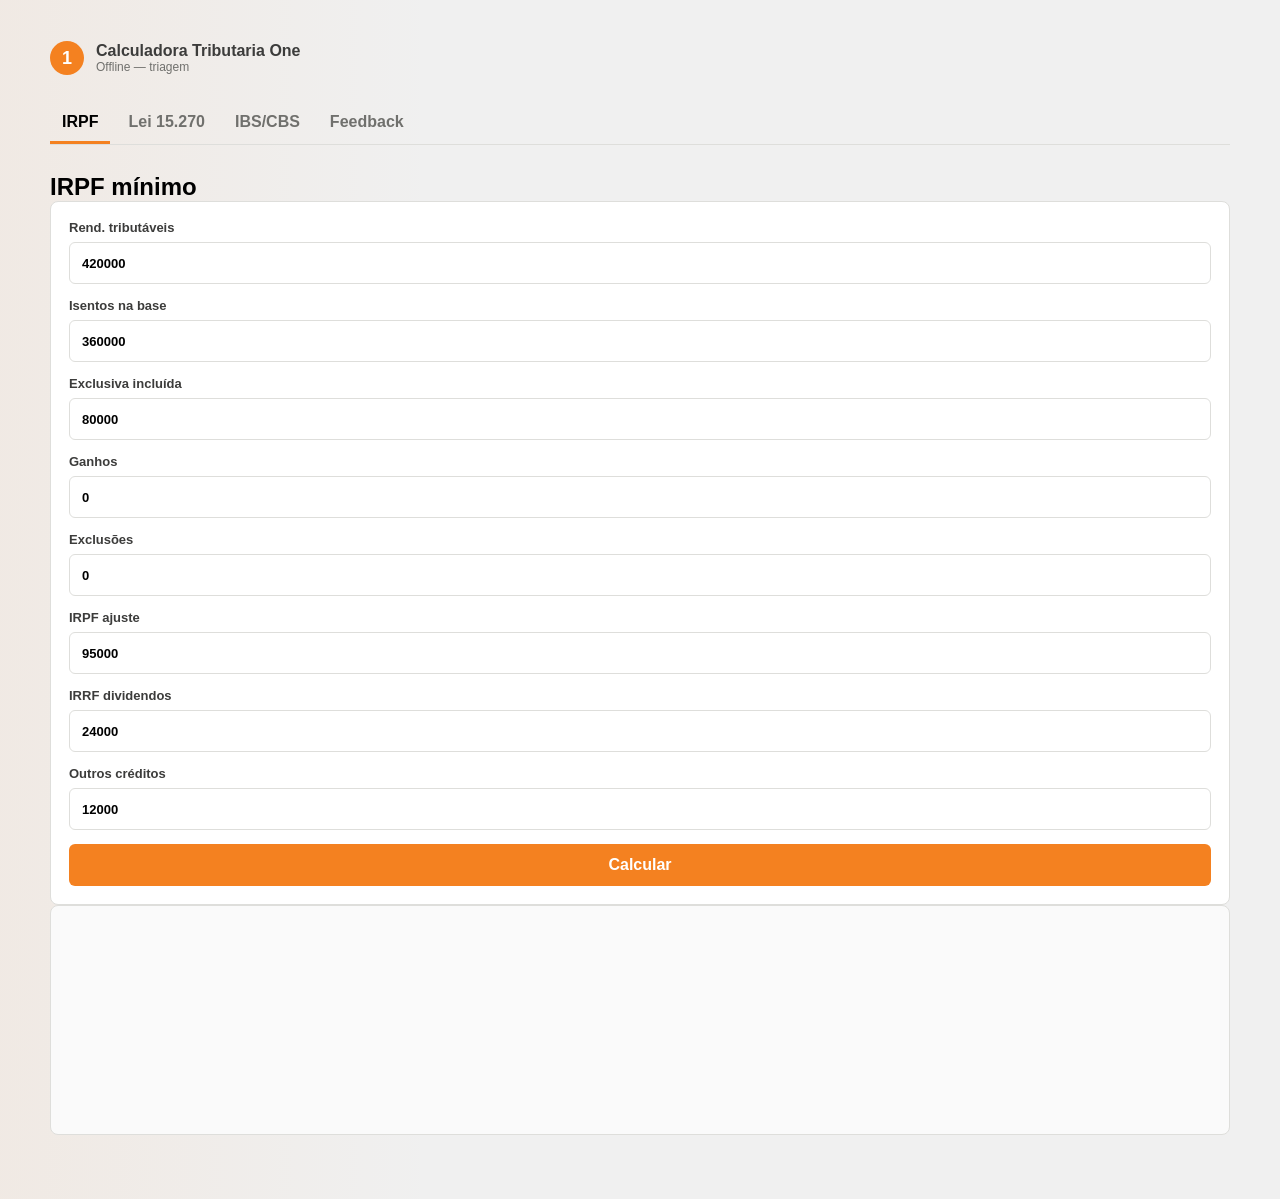
<file: calculadora-android/app/src/main/assets/www/index.html>
<!doctype html>
<html lang="pt-BR">
  <head>
    <meta charset="utf-8" />
    <meta name="viewport" content="width=device-width, initial-scale=1" />
    <title>Calculadora Tributaria One</title>
    <!-- cto-offline-primary: dv-fiscal.test | revision-plane: 8786 -->
    <link rel="stylesheet" href="styles.css" />
  </head>
  <body>
    <main class="shell">
      <section class="app-view" id="appView">
        <header class="topbar">
          <div class="brand-inline">
            <div class="mark small">1</div>
            <div>
              <strong>Calculadora Tributaria One</strong>
              <span>Offline — triagem</span>
            </div>
          </div>
        </header>
        <nav class="tabs">
          <button class="tab active" data-tab="irpf" type="button">IRPF</button>
          <button class="tab" data-tab="lei" type="button">Lei 15.270</button>
          <button class="tab" data-tab="ibs" type="button">IBS/CBS</button>
          <button class="tab" data-tab="feedback" type="button">Feedback</button>
        </nav>
        <section class="tab-panel" id="irpfPanel">
          <h2>IRPF mínimo</h2>
          <form class="tool" id="irpfForm">
            <label>Rend. tributáveis <input name="taxableIncome" type="number" value="420000" /></label>
            <label>Isentos na base <input name="includedExemptIncome" type="number" value="360000" /></label>
            <label>Exclusiva incluída <input name="includedExclusiveIncome" type="number" value="80000" /></label>
            <label>Ganhos <input name="includedCapitalGains" type="number" value="0" /></label>
            <label>Exclusões <input name="legalExclusions" type="number" value="0" /></label>
            <label>IRPF ajuste <input name="normalIrpfDue" type="number" value="95000" /></label>
            <label>IRRF dividendos <input name="dividendIrrf" type="number" value="24000" /></label>
            <label>Outros créditos <input name="otherCreditableTax" type="number" value="12000" /></label>
            <button class="primary" type="submit">Calcular</button>
          </form>
          <pre class="output" id="irpfOutput"></pre>
        </section>
        <section class="tab-panel hidden" id="leiPanel">
          <h2>Lei 15.270</h2>
          <form class="tool" id="leiForm">
            <label>Dividendos/mês <input name="monthlyDividends" type="number" value="75000" /></label>
            <label>Renda anual <input name="annualIncome" type="number" value="720000" /></label>
            <button class="primary" type="submit">Simular</button>
          </form>
          <pre class="output" id="leiOutput"></pre>
        </section>
        <section class="tab-panel hidden" id="ibsPanel">
          <h2>IBS/CBS/IS</h2>
          <form class="tool" id="ibsForm">
            <label>Receita <input name="monthlyRevenue" type="number" value="250000" /></label>
            <label>Carga atual % <input name="currentRate" type="number" value="12" /></label>
            <label>Futura % <input name="futureRate" type="number" value="26.5" /></label>
            <label>Créditos % <input name="creditRate" type="number" value="55" /></label>
            <button class="primary" type="submit">Simular</button>
          </form>
          <pre class="output" id="ibsOutput"></pre>
        </section>
        <section class="tab-panel hidden" id="feedbackPanel">
          <h2>Feedback</h2>
          <form class="tool" id="feedbackForm">
            <select name="category"><option value="melhoria">Melhoria</option></select>
            <textarea name="message" rows="4"></textarea>
            <textarea name="practicalImpact" rows="2"></textarea>
            <button class="primary" type="submit">Enviar</button>
          </form>
          <pre class="output" id="feedbackOutput"></pre>
        </section>
      </section>
    </main>
    <script src="app.js"></script>
  </body>
</html>
</file>
<file: frontend-vitrine/open-source/open-source.css>
/* DEUS VULT · Open Source landing · paleta institucional (alinhada a mente.css) */

:root {
  --void: #080705;
  --deep: #11100d;
  --panel: #1b1915;
  --panel-edge: rgba(176, 141, 87, 0.14);
  --ice: #f4efe6;
  --text: #f4efe6;
  --muted: rgba(169, 160, 150, 0.84);
  --accent: #b08d57;
  --accent-warm: #c9a670;
  --accent-glow: rgba(176, 141, 87, 0.22);
  --prova: #8ca08f;
  --tese: #b08d57;
  --hip: #b8a0e8;
  --meta: #e8b87e;
  --dec: #e88e8e;
  --serif: "Iowan Old Style", "Palatino Linotype", Palatino, Georgia, serif;
  --sans: "Segoe UI", system-ui, sans-serif;
  --mono: "Cascadia Code", Consolas, monospace;
  --max: 1080px;
  --ease: cubic-bezier(0.22, 1, 0.36, 1);
}

*, *::before, *::after { box-sizing: border-box; }

html { scroll-behavior: smooth; }

body {
  margin: 0;
  min-height: 100vh;
  background:
    radial-gradient(ellipse 90% 50% at 50% -5%, rgba(176, 141, 87, 0.06) 0%, transparent 55%),
    radial-gradient(ellipse 60% 40% at 92% 20%, rgba(196, 168, 130, 0.05) 0%, transparent 50%),
    linear-gradient(168deg, var(--void) 0%, var(--deep) 45%, #050403 100%);
  color: var(--text);
  font-family: var(--sans);
  font-size: 1rem;
  line-height: 1.65;
  -webkit-font-smoothing: antialiased;
}

body::before {
  content: "";
  position: fixed;
  inset: 0;
  pointer-events: none;
  opacity: 0.035;
  background-image: url("data:image/svg+xml,%3Csvg viewBox='0 0 256 256' xmlns='http://www.w3.org/2000/svg'%3E%3Cfilter id='n'%3E%3CfeTurbulence type='fractalNoise' baseFrequency='0.9' numOctaves='3'/%3E%3C/filter%3E%3Crect width='100%25' height='100%25' filter='url(%23n)'/%3E%3C/svg%3E");
  background-size: 200px;
  z-index: 0;
}

.skip {
  position: absolute;
  left: -9999px;
  z-index: 200;
}
.skip:focus {
  left: 16px;
  top: 16px;
  background: var(--ice);
  color: var(--void);
  padding: 12px 16px;
  font-weight: 600;
}

.sr-only {
  position: absolute;
  width: 1px;
  height: 1px;
  padding: 0;
  margin: -1px;
  overflow: hidden;
  clip: rect(0, 0, 0, 0);
  white-space: nowrap;
  border: 0;
}

:focus-visible {
  outline: 2px solid var(--accent);
  outline-offset: 3px;
}

code {
  font-family: var(--mono);
  font-size: 0.88em;
  background: rgba(0, 0, 0, 0.28);
  padding: 0.12em 0.4em;
  border-radius: 4px;
  word-break: break-word;
}

.fine {
  font-size: 0.82rem;
  color: var(--muted);
}

/* Header */
.os-head {
  position: sticky;
  top: 0;
  z-index: 100;
  display: flex;
  align-items: center;
  justify-content: space-between;
  gap: 1rem;
  padding: 0.85rem clamp(1rem, 4vw, 2rem);
  background: rgba(10, 22, 40, 0.88);
  backdrop-filter: blur(12px);
  border-bottom: 1px solid var(--panel-edge);
}

.os-mark {
  display: flex;
  align-items: center;
  gap: 0.65rem;
  text-decoration: none;
  color: var(--text);
}

.os-mark-ring {
  font-size: 1.1rem;
  color: var(--accent-warm);
  line-height: 1;
}

.os-mark-text {
  display: flex;
  flex-direction: column;
  line-height: 1.15;
}
.os-mark-text strong {
  font-family: var(--serif);
  font-size: 0.95rem;
  letter-spacing: 0.06em;
}
.os-mark-text span {
  font-size: 0.68rem;
  text-transform: uppercase;
  letter-spacing: 0.14em;
  color: var(--muted);
}

.os-nav {
  display: flex;
  flex-wrap: wrap;
  align-items: center;
  gap: 0.35rem 1rem;
}
.os-nav a {
  color: var(--muted);
  text-decoration: none;
  font-size: 0.82rem;
  transition: color 0.2s var(--ease);
}
.os-nav a:hover { color: var(--text); }

.btn {
  display: inline-flex;
  align-items: center;
  justify-content: center;
  padding: 0.55rem 1.1rem;
  border-radius: 6px;
  font-size: 0.88rem;
  font-weight: 600;
  text-decoration: none;
  border: 1px solid transparent;
  cursor: pointer;
  transition: background 0.2s var(--ease), border-color 0.2s var(--ease), transform 0.15s var(--ease);
}
.btn-primary {
  background: linear-gradient(135deg, rgba(176, 141, 87, 0.35), rgba(176, 141, 87, 0.15));
  border-color: rgba(176, 141, 87, 0.45);
  color: var(--ice);
}
.btn-primary:hover {
  background: linear-gradient(135deg, rgba(176, 141, 87, 0.5), rgba(176, 141, 87, 0.22));
  transform: translateY(-1px);
}
.btn-ghost {
  background: transparent;
  border-color: var(--panel-edge);
  color: var(--muted);
}
.btn-ghost:hover {
  border-color: rgba(176, 141, 87, 0.35);
  color: var(--text);
}

/* Main layout */
main {
  position: relative;
  z-index: 1;
  max-width: var(--max);
  margin: 0 auto;
  padding: 0 clamp(1rem, 4vw, 2rem) 4rem;
}

.os-eyebrow {
  font-size: 0.72rem;
  text-transform: uppercase;
  letter-spacing: 0.16em;
  color: var(--accent-warm);
  margin: 0 0 0.75rem;
}

/* Hero */
.os-hero {
  padding: clamp(2.5rem, 8vw, 5rem) 0 3.5rem;
  border-bottom: 1px solid var(--panel-edge);
}

.os-hero h1 {
  font-family: var(--serif);
  font-size: clamp(1.85rem, 5vw, 3rem);
  font-weight: 500;
  line-height: 1.18;
  margin: 0 0 1.25rem;
  max-width: 18ch;
}
.os-hero h1 em {
  font-style: italic;
  color: var(--accent);
}

.os-lead {
  font-size: 1.08rem;
  color: rgba(232, 240, 248, 0.88);
  max-width: 58ch;
  margin: 0 0 1.5rem;
}

.os-hero-meta {
  display: flex;
  align-items: center;
  gap: 0.75rem;
  margin-bottom: 1.75rem;
  font-size: 0.9rem;
  color: var(--muted);
}

.os-tag {
  font-family: var(--mono);
  font-size: 0.68rem;
  padding: 0.2em 0.55em;
  border: 1px solid rgba(176, 141, 87, 0.4);
  border-radius: 4px;
  color: var(--accent);
}

.os-hero-actions {
  display: flex;
  flex-wrap: wrap;
  gap: 0.75rem;
}

/* Blocks */
.os-block {
  padding: clamp(2.5rem, 6vw, 4rem) 0;
  border-bottom: 1px solid var(--panel-edge);
}

.os-block-head h2 {
  font-family: var(--serif);
  font-size: clamp(1.5rem, 3.5vw, 2.1rem);
  font-weight: 500;
  margin: 0 0 1rem;
  line-height: 1.25;
}

.os-block-lead {
  font-size: 1.02rem;
  color: rgba(232, 240, 248, 0.85);
  max-width: 62ch;
  margin: 0;
}

/* Gaveteiro */
.os-gaveteiro {
  display: grid;
  grid-template-columns: minmax(140px, 200px) 1fr;
  gap: 0;
  margin: 2.5rem 0;
  border: 1px solid var(--panel-edge);
  border-radius: 10px;
  overflow: hidden;
  background: rgba(20, 40, 64, 0.45);
}

.os-gaveteiro-label {
  font-size: 0.68rem;
  text-transform: uppercase;
  letter-spacing: 0.12em;
  color: var(--muted);
  padding: 1rem 1rem 0.5rem;
  margin: 0;
}

.os-gaveteiro-nav ul {
  list-style: none;
  margin: 0;
  padding: 0 0 1rem;
}

.os-gaveteiro-nav button {
  display: block;
  width: 100%;
  text-align: left;
  padding: 0.55rem 1rem;
  border: none;
  background: transparent;
  color: var(--muted);
  font-family: var(--mono);
  font-size: 0.78rem;
  cursor: pointer;
  border-left: 3px solid transparent;
  transition: background 0.15s, color 0.15s, border-color 0.15s;
}
.os-gaveteiro-nav button:hover {
  background: rgba(176, 141, 87, 0.08);
  color: var(--text);
}
.os-gaveteiro-nav button[aria-selected="true"] {
  background: rgba(176, 141, 87, 0.12);
  color: var(--accent);
  border-left-color: var(--accent);
}

.os-gaveteiro-panel {
  padding: 1.75rem;
  border-left: 1px solid var(--panel-edge);
  min-height: 220px;
}
.os-gaveteiro-panel h3 {
  font-family: var(--serif);
  font-size: 1.35rem;
  margin: 0 0 0.5rem;
  color: var(--accent-warm);
}
.os-gaveteiro-panel .funcao {
  font-size: 0.92rem;
  color: var(--muted);
  margin-bottom: 1.25rem;
}
.os-gaveteiro-panel ul {
  margin: 0;
  padding-left: 1.2rem;
}
.os-gaveteiro-panel li {
  margin-bottom: 0.35rem;
  font-family: var(--mono);
  font-size: 0.82rem;
}

/* Axiomas */
.os-axiomas {
  margin: 2rem 0;
}
.os-axiomas h3,
.os-classificacao h3,
.os-source-card h3,
.os-cursor-review h3,
.os-open-policy h3,
.os-repo-map h3,
.os-gates h3 {
  font-family: var(--serif);
  font-size: 1.15rem;
  margin: 0 0 1rem;
}

.os-axioma-list {
  margin: 0;
  padding-left: 1.4rem;
  display: grid;
  gap: 0.65rem;
}
.os-axioma-list li {
  padding-left: 0.25rem;
}
.os-axioma-list strong {
  color: var(--accent);
}

/* Chips */
.os-chip-row {
  list-style: none;
  margin: 1rem 0;
  padding: 0;
  display: grid;
  gap: 0.65rem;
}
.chip {
  display: inline-block;
  font-family: var(--mono);
  font-size: 0.68rem;
  font-weight: 700;
  padding: 0.15em 0.5em;
  border-radius: 4px;
  margin-right: 0.5rem;
  letter-spacing: 0.04em;
}
.chip-prova { background: rgba(110, 201, 160, 0.2); color: var(--prova); }
.chip-tese { background: rgba(176, 141, 87, 0.2); color: var(--tese); }
.chip-hip { background: rgba(184, 160, 232, 0.2); color: var(--hip); }
.chip-meta { background: rgba(232, 184, 126, 0.2); color: var(--meta); }
.chip-dec { background: rgba(232, 142, 142, 0.2); color: var(--dec); }

.os-ref { margin-top: 1rem; }

/* Source proof */
.os-source-grid {
  display: grid;
  grid-template-columns: repeat(auto-fit, minmax(240px, 1fr));
  gap: 1.25rem;
  margin: 2.5rem 0 1.5rem;
}

.os-source-card,
.os-cursor-review {
  border: 1px solid var(--panel-edge);
  border-radius: 8px;
  background:
    linear-gradient(180deg, rgba(176, 141, 87, 0.08), rgba(17, 16, 13, 0.64)),
    rgba(17, 16, 13, 0.82);
  padding: 1.35rem;
}

.os-source-card-main {
  grid-column: span 2;
}

.os-source-label {
  margin: 0 0 0.7rem;
  font-family: var(--mono);
  font-size: 0.7rem;
  color: var(--accent-warm);
  letter-spacing: 0.12em;
}

.os-source-card h3,
.os-cursor-review h3 {
  color: var(--accent-warm);
}

.os-source-card p,
.os-source-card li,
.os-cursor-review p {
  color: rgba(232, 240, 248, 0.84);
  font-size: 0.9rem;
}

.os-source-card ul {
  margin: 0;
  padding-left: 1.15rem;
}

.os-source-card li {
  margin-bottom: 0.45rem;
}

.os-source-card a {
  color: var(--accent-warm);
  overflow-wrap: anywhere;
}

.os-source-facts {
  display: grid;
  grid-template-columns: minmax(110px, 160px) 1fr;
  gap: 0.55rem 1rem;
  margin: 1rem 0 1.25rem;
}

.os-source-facts dt {
  font-family: var(--mono);
  font-size: 0.72rem;
  color: var(--accent);
}

.os-source-facts dd {
  margin: 0;
  font-size: 0.88rem;
  color: var(--muted);
}

.os-cursor-review {
  background: rgba(140, 160, 143, 0.08);
  border-color: rgba(140, 160, 143, 0.2);
}

.os-cursor-review p {
  margin: 0;
  max-width: 76ch;
}

/* Homeostase triade */
.os-triade {
  display: grid;
  grid-template-columns: minmax(200px, 280px) 1fr;
  gap: 2rem;
  align-items: start;
  margin: 2.5rem 0;
}

.os-triade-svg {
  width: 100%;
  max-width: 280px;
  height: auto;
}

.triade-ring {
  fill: rgba(176, 141, 87, 0.04);
  stroke: rgba(176, 141, 87, 0.25);
  stroke-width: 1.5;
}

.triade-flow {
  stroke: rgba(196, 168, 130, 0.2);
  stroke-width: 1;
  stroke-dasharray: 6 4;
  animation: flowDash 24s linear infinite;
}

@keyframes flowDash {
  to { stroke-dashoffset: -100; }
}

.triade-node {
  fill: var(--deep);
  stroke: var(--accent);
  stroke-width: 2;
  cursor: pointer;
  transition: fill 0.2s, r 0.2s;
}
.triade-node.is-active {
  fill: rgba(176, 141, 87, 0.35);
  stroke: var(--accent-warm);
}

.triade-label {
  fill: var(--muted);
  font-family: var(--sans);
  font-size: 11px;
  letter-spacing: 0.02em;
}

.os-triade-card {
  background: rgba(20, 40, 64, 0.5);
  border: 1px solid var(--panel-edge);
  border-radius: 10px;
  padding: 1.5rem;
}
.os-triade-card h3 {
  font-family: var(--serif);
  margin: 0 0 0.75rem;
  color: var(--accent-warm);
}
.os-triade-card ul {
  margin: 0.75rem 0 0;
  padding-left: 1.2rem;
}
.os-triade-card li { margin-bottom: 0.35rem; }

.os-quote {
  margin: 2rem 0 0;
  padding: 1.25rem 1.5rem;
  border-left: 3px solid var(--accent-warm);
  background: rgba(196, 168, 130, 0.06);
  font-family: var(--serif);
  font-size: 1.1rem;
  font-style: italic;
}
.os-quote footer {
  margin-top: 0.75rem;
  font-size: 0.82rem;
  font-style: normal;
  color: var(--muted);
}
.os-quote cite { font-style: normal; }

/* Language paths */
.os-path-grid {
  display: grid;
  grid-template-columns: repeat(auto-fit, minmax(240px, 1fr));
  gap: 1.25rem;
  margin-top: 2.5rem;
}

.os-path-card {
  background: rgba(17, 16, 13, 0.72);
  border: 1px solid var(--panel-edge);
  border-radius: 8px;
  padding: 1.35rem;
  display: flex;
  flex-direction: column;
  box-shadow: 0 18px 42px rgba(0, 0, 0, 0.42);
  transition: border-color 0.2s, transform 0.2s var(--ease), box-shadow 0.2s var(--ease);
}
.os-path-card:hover {
  border-color: rgba(176, 141, 87, 0.35);
  transform: translateY(-2px);
}

.os-path-wide {
  grid-column: 1 / -1;
}

.os-path-card header {
  display: flex;
  align-items: center;
  gap: 0.75rem;
  margin-bottom: 0.75rem;
}
.os-path-icon {
  font-family: var(--mono);
  font-size: 0.75rem;
  font-weight: 700;
  width: 2.2rem;
  height: 2.2rem;
  display: flex;
  align-items: center;
  justify-content: center;
  border-radius: 6px;
  background: rgba(176, 141, 87, 0.12);
  color: var(--accent);
  flex-shrink: 0;
}
.os-path-card h3 {
  font-family: var(--serif);
  font-size: 1.05rem;
  margin: 0;
}
.os-path-card p {
  font-size: 0.92rem;
  color: rgba(232, 240, 248, 0.82);
  margin: 0 0 0.75rem;
}
.os-path-card ul {
  margin: 0 0 1rem;
  padding-left: 1.1rem;
  font-size: 0.82rem;
  flex: 1;
}
.os-path-card li { margin-bottom: 0.3rem; }

.os-path-link {
  font-size: 0.82rem;
  font-weight: 600;
  color: var(--accent);
  text-decoration: none;
}
.os-path-link:hover { text-decoration: underline; }

/* Coletora */
.os-coletora-flow {
  display: grid;
  grid-template-columns: 1fr minmax(220px, 280px);
  gap: 2rem;
  margin: 2.5rem 0;
}

.os-flow-steps {
  list-style: none;
  margin: 0;
  padding: 0;
  display: grid;
  gap: 1.25rem;
}
.os-flow-steps li {
  display: flex;
  gap: 1rem;
  align-items: flex-start;
  padding: 1rem 1.25rem;
  background: rgba(20, 40, 64, 0.4);
  border: 1px solid var(--panel-edge);
  border-radius: 8px;
}
.os-flow-num {
  font-family: var(--mono);
  font-size: 0.75rem;
  font-weight: 700;
  color: var(--accent-warm);
  flex-shrink: 0;
  width: 1.75rem;
  height: 1.75rem;
  display: flex;
  align-items: center;
  justify-content: center;
  border: 1px solid rgba(196, 168, 130, 0.35);
  border-radius: 50%;
}
.os-flow-steps strong {
  display: block;
  font-family: var(--serif);
  margin-bottom: 0.25rem;
}
.os-flow-steps p {
  margin: 0;
  font-size: 0.9rem;
  color: var(--muted);
}

.os-coletora-aside {
  padding: 1.25rem;
  background: rgba(196, 168, 130, 0.06);
  border: 1px solid rgba(196, 168, 130, 0.18);
  border-radius: 10px;
}
.os-coletora-aside h3 {
  font-family: var(--serif);
  font-size: 0.95rem;
  margin: 0 0 0.65rem;
  color: var(--accent-warm);
}
.os-coletora-aside h3:not(:first-child) { margin-top: 1.25rem; }
.os-coletora-aside ul {
  margin: 0;
  padding-left: 1.1rem;
  font-size: 0.88rem;
}
.os-coletora-aside li { margin-bottom: 0.3rem; }
.os-coletora-aside p { font-size: 0.88rem; margin: 0; }

.os-open-policy {
  padding: 1.25rem 1.5rem;
  background: rgba(110, 201, 160, 0.06);
  border: 1px solid rgba(110, 201, 160, 0.18);
  border-radius: 10px;
}

/* Entrar */
.os-steps-grid {
  display: grid;
  grid-template-columns: repeat(auto-fit, minmax(220px, 1fr));
  gap: 1.25rem;
  margin: 2.5rem 0;
}

.os-step {
  padding: 1.35rem;
  border: 1px solid var(--panel-edge);
  border-radius: 10px;
  background: rgba(20, 40, 64, 0.35);
}
.os-step-num {
  font-family: var(--mono);
  font-size: 0.72rem;
  color: var(--accent);
  letter-spacing: 0.08em;
}
.os-step h3 {
  font-family: var(--serif);
  font-size: 1rem;
  margin: 0.5rem 0 0.65rem;
}
.os-step p {
  margin: 0;
  font-size: 0.88rem;
  color: rgba(232, 240, 248, 0.82);
}

.os-dl {
  display: grid;
  grid-template-columns: minmax(180px, 280px) 1fr;
  gap: 0.5rem 1.5rem;
  margin: 1rem 0 0;
}
.os-dl dt {
  font-family: var(--mono);
  font-size: 0.78rem;
  color: var(--accent);
}
.os-dl dd {
  margin: 0;
  font-size: 0.88rem;
  color: var(--muted);
}

.os-gates {
  margin-top: 2rem;
  padding: 1.5rem;
  border: 1px solid var(--panel-edge);
  border-radius: 10px;
}
.os-gates-cols {
  display: grid;
  grid-template-columns: 1fr 1fr;
  gap: 1.5rem;
}
.os-gates-label {
  font-size: 0.72rem;
  text-transform: uppercase;
  letter-spacing: 0.1em;
  color: var(--accent-warm);
  margin: 0 0 0.5rem;
}
.os-gates ul {
  margin: 0;
  padding-left: 1.1rem;
  font-size: 0.88rem;
}

/* Link cards */
.os-links-row {
  display: grid;
  grid-template-columns: repeat(auto-fit, minmax(200px, 1fr));
  gap: 1rem;
}
.os-link-card {
  display: flex;
  flex-direction: column;
  gap: 0.25rem;
  padding: 1.1rem 1.25rem;
  background: rgba(20, 40, 64, 0.45);
  border: 1px solid var(--panel-edge);
  border-radius: 8px;
  text-decoration: none;
  color: var(--text);
  transition: border-color 0.2s, background 0.2s;
}
.os-link-card:hover {
  border-color: rgba(176, 141, 87, 0.4);
  background: rgba(176, 141, 87, 0.08);
}
.os-link-card strong {
  font-family: var(--serif);
  font-size: 0.95rem;
}
.os-link-card span {
  font-size: 0.8rem;
  color: var(--muted);
}

/* Footer */
.os-foot {
  position: relative;
  z-index: 1;
  max-width: var(--max);
  margin: 0 auto;
  padding: 2rem clamp(1rem, 4vw, 2rem) 3rem;
  border-top: 1px solid var(--panel-edge);
  text-align: center;
}
.os-foot p {
  margin: 0 0 0.5rem;
  font-size: 0.88rem;
  color: var(--muted);
}

/* Responsive */
@media (max-width: 768px) {
  .os-nav a:not(.btn) { display: none; }
  .os-gaveteiro {
    grid-template-columns: 1fr;
  }
  .os-gaveteiro-nav ul {
    display: flex;
    flex-wrap: wrap;
    padding: 0 0.5rem 0.5rem;
  }
  .os-gaveteiro-nav button {
    width: auto;
    border-left: none;
    border-bottom: 2px solid transparent;
    padding: 0.4rem 0.65rem;
    font-size: 0.72rem;
  }
  .os-gaveteiro-nav button[aria-selected="true"] {
    border-bottom-color: var(--accent);
  }
  .os-gaveteiro-panel {
    border-left: none;
    border-top: 1px solid var(--panel-edge);
  }
  .os-triade {
    grid-template-columns: 1fr;
  }
  .os-source-card-main {
    grid-column: auto;
  }
  .os-source-facts {
    grid-template-columns: 1fr;
  }
  .os-triade-svg {
    max-width: 100%;
    margin: 0 auto;
    display: block;
  }
  .os-coletora-flow {
    grid-template-columns: 1fr;
  }
  .os-gates-cols {
    grid-template-columns: 1fr;
  }
  .os-dl {
    grid-template-columns: 1fr;
  }
  .os-dl dt { margin-top: 0.75rem; }
}

@media (prefers-reduced-motion: reduce) {
  *, *::before, *::after {
    animation-duration: 0.01ms !important;
    transition-duration: 0.01ms !important;
  }
  .triade-flow { animation: none !important; }
}
</file>
<file: calculadora-android/app/src/main/assets/www/styles.css>
:root {
  --accent: #f48120;
  --text: #3c3c3b;
  --muted: #70706d;
  --surface: #ffffff;
  --surface-muted: #f0f0f0;
  --line: #dededb;
  --ink: #000000;
  --success: #2f6f4e;
  --warning: #b86b00;
  --radius-card: 8px;
  --radius-control: 6px;
  --font: Inter, "Segoe UI", Arial, sans-serif;
}

* { box-sizing: border-box; }
body {
  margin: 0;
  color: var(--text);
  background: linear-gradient(90deg, rgba(244, 129, 32, 0.06), transparent 34%), var(--surface-muted);
  font-family: var(--font);
}
button, input, select, textarea { font: inherit; }
button { cursor: pointer; }
.shell { min-height: 100vh; padding: 18px; }
.hidden { display: none !important; }
.login-view { min-height: calc(100vh - 36px); display: grid; align-content: center; gap: 26px; }
.brand-block, .brand-inline, .topbar, .userbox { display: flex; align-items: center; gap: 12px; }
.mark { width: 54px; height: 54px; display: grid; place-items: center; background: var(--accent); color: white; border-radius: 50%; font-size: 28px; font-weight: 800; }
.mark.small { width: 34px; height: 34px; font-size: 18px; }
.eyebrow { margin: 0 0 8px; color: var(--accent); font-size: 12px; font-weight: 800; text-transform: uppercase; }
h1, h2, h3, p { margin-top: 0; }
h1 { margin-bottom: 10px; color: var(--ink); font-size: 38px; line-height: 1.06; }
h2 { margin-bottom: 0; color: var(--ink); font-size: 24px; line-height: 1.18; }
h3 { margin-bottom: 8px; color: var(--ink); font-size: 16px; }
.lead, .hint, .workband p, .principles-grid p { color: var(--muted); line-height: 1.45; }
.login-form, .tool, .metric, .principles-grid article { background: white; border: 1px solid var(--line); border-radius: var(--radius-card); }
.login-form, .tool { padding: 18px; display: grid; gap: 14px; }
label { display: grid; gap: 7px; font-size: 13px; font-weight: 700; }
input, select, textarea { width: 100%; min-height: 42px; border: 1px solid var(--line); border-radius: var(--radius-control); padding: 10px 12px; color: var(--ink); background: white; }
textarea { resize: vertical; }
input:focus, select:focus, textarea:focus { border-color: var(--accent); outline: 3px solid rgba(244, 129, 32, 0.18); }
.check { grid-template-columns: 18px 1fr; align-items: center; font-weight: 600; }
.check input { min-height: auto; }
.primary, .secondary, .ghost { min-height: 42px; border-radius: var(--radius-control); border: 1px solid transparent; padding: 0 14px; font-weight: 800; }
.primary { background: var(--accent); color: white; }
.secondary { background: var(--ink); color: white; }
.ghost { background: transparent; color: var(--text); border-color: var(--line); }
.topbar { min-height: 60px; justify-content: space-between; }
.brand-inline span { display: block; color: var(--muted); font-size: 12px; }
.tabs { display: flex; gap: 6px; margin: 14px 0; overflow-x: auto; border-bottom: 1px solid var(--line); }
.tab { min-height: 42px; border: 0; border-bottom: 3px solid transparent; padding: 0 12px; color: var(--muted); background: transparent; font-weight: 800; white-space: nowrap; }
.tab.active { color: var(--ink); border-color: var(--accent); }
.tab-panel { padding: 14px 0 36px; }
.section-head { display: flex; align-items: flex-start; justify-content: space-between; gap: 14px; margin-bottom: 16px; }
.status-pill { display: inline-flex; align-items: center; min-height: 30px; border: 1px solid rgba(47, 111, 78, 0.24); border-radius: 999px; padding: 0 12px; color: var(--success); background: rgba(47, 111, 78, 0.08); font-size: 12px; font-weight: 800; white-space: nowrap; }
.status-pill.warning { border-color: rgba(184, 107, 0, 0.24); color: var(--warning); background: rgba(184, 107, 0, 0.08); }
.metric-grid, .principles-grid { display: grid; grid-template-columns: 1fr 1fr; gap: 12px; margin-bottom: 16px; }
.metric, .principles-grid article { min-height: 118px; padding: 15px; }
.metric span, .principles-grid span { display: block; margin-bottom: 10px; color: var(--accent); font-size: 12px; font-weight: 800; text-transform: uppercase; }
.metric strong { color: var(--ink); font-size: 17px; line-height: 1.2; }
.workband { display: grid; gap: 14px; margin-bottom: 14px; padding: 16px; background: white; border-left: 5px solid var(--accent); border-radius: var(--radius-card); }
.split { display: grid; gap: 14px; }
.output { min-height: 230px; overflow: auto; margin: 0; padding: 16px; color: var(--text); background: #fafafa; border: 1px solid var(--line); border-radius: var(--radius-card); white-space: pre-wrap; line-height: 1.45; font-size: 13px; }
@media (min-width: 760px) {
  .shell { padding: 28px; }
  .login-view { width: min(980px, 100%); margin: 0 auto; grid-template-columns: 1.1fr 0.9fr; align-items: center; gap: 48px; }
  .app-view { max-width: 1180px; margin: 0 auto; }
  .metric-grid { grid-template-columns: repeat(4, 1fr); }
  .principles-grid { grid-template-columns: repeat(3, 1fr); }
  .split { grid-template-columns: minmax(280px, 360px) 1fr; }
  .workband { grid-template-columns: 1fr auto; align-items: center; }
}
</file>
